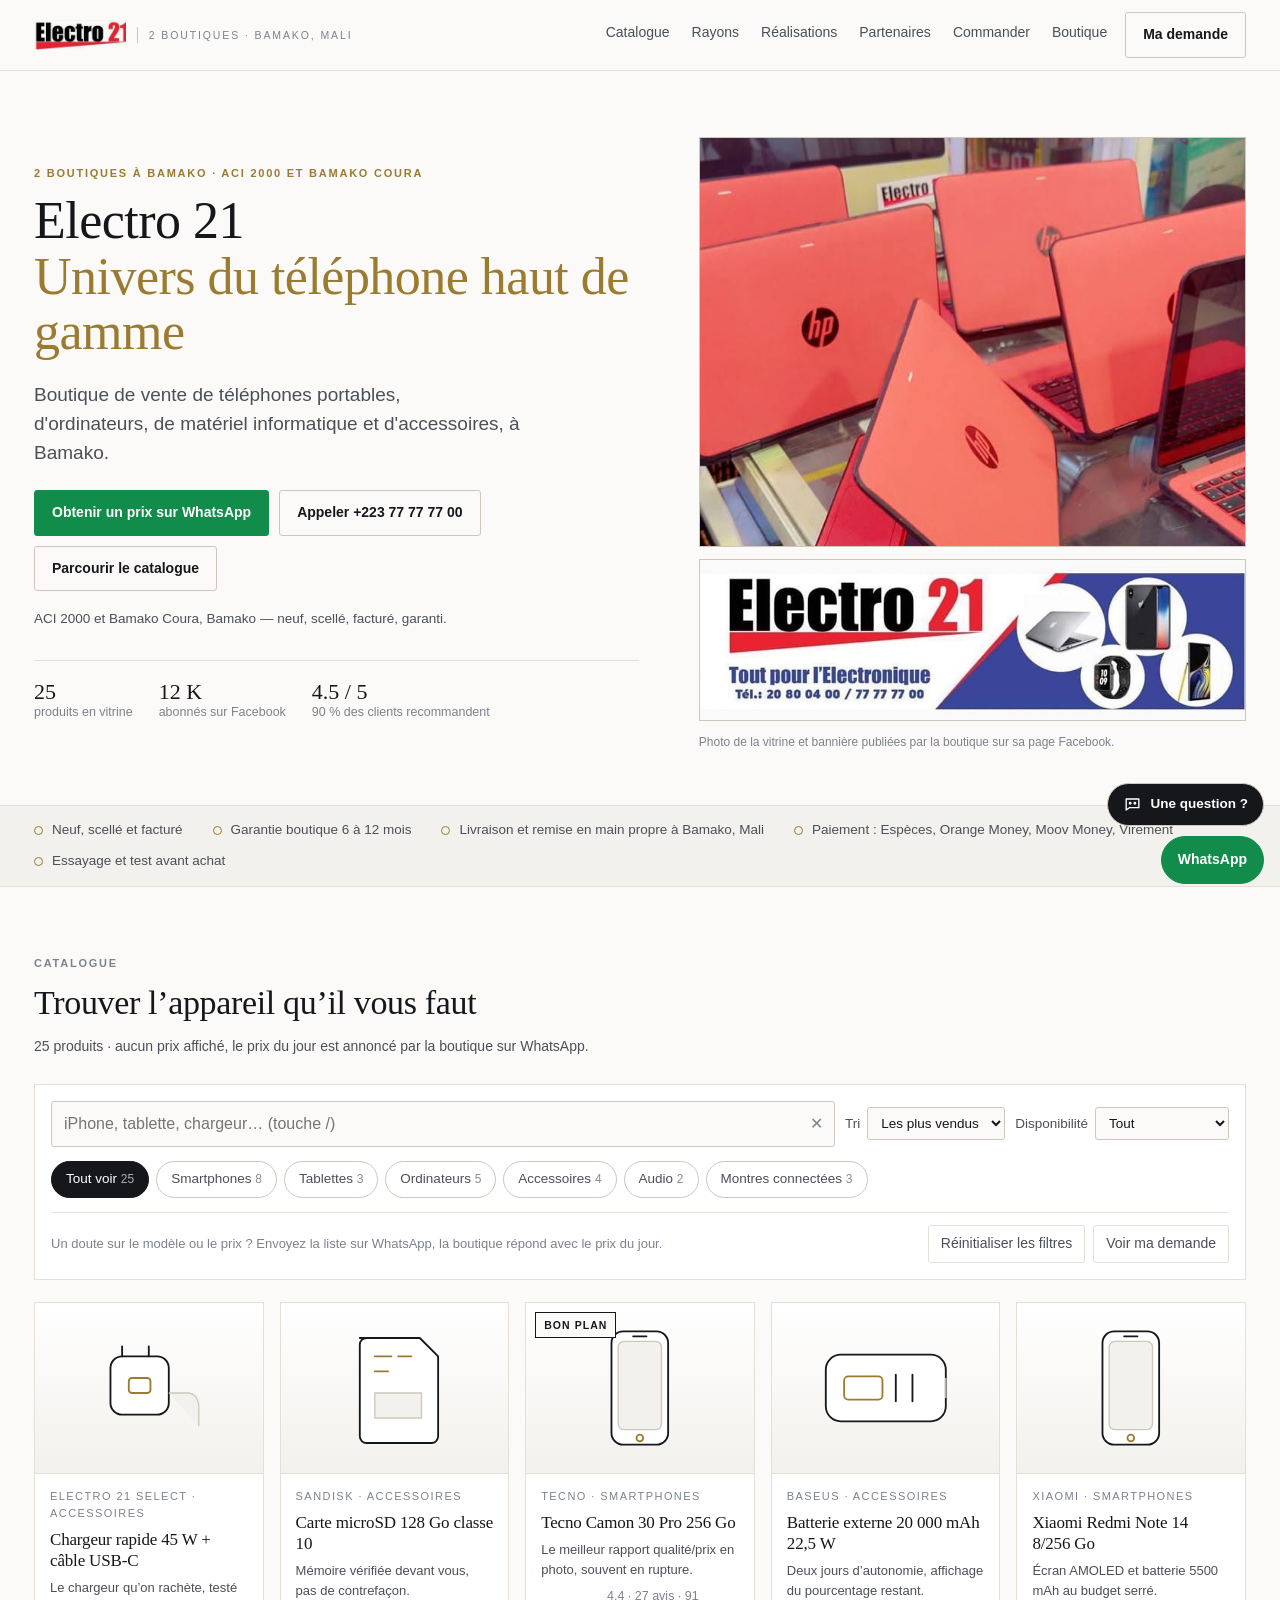
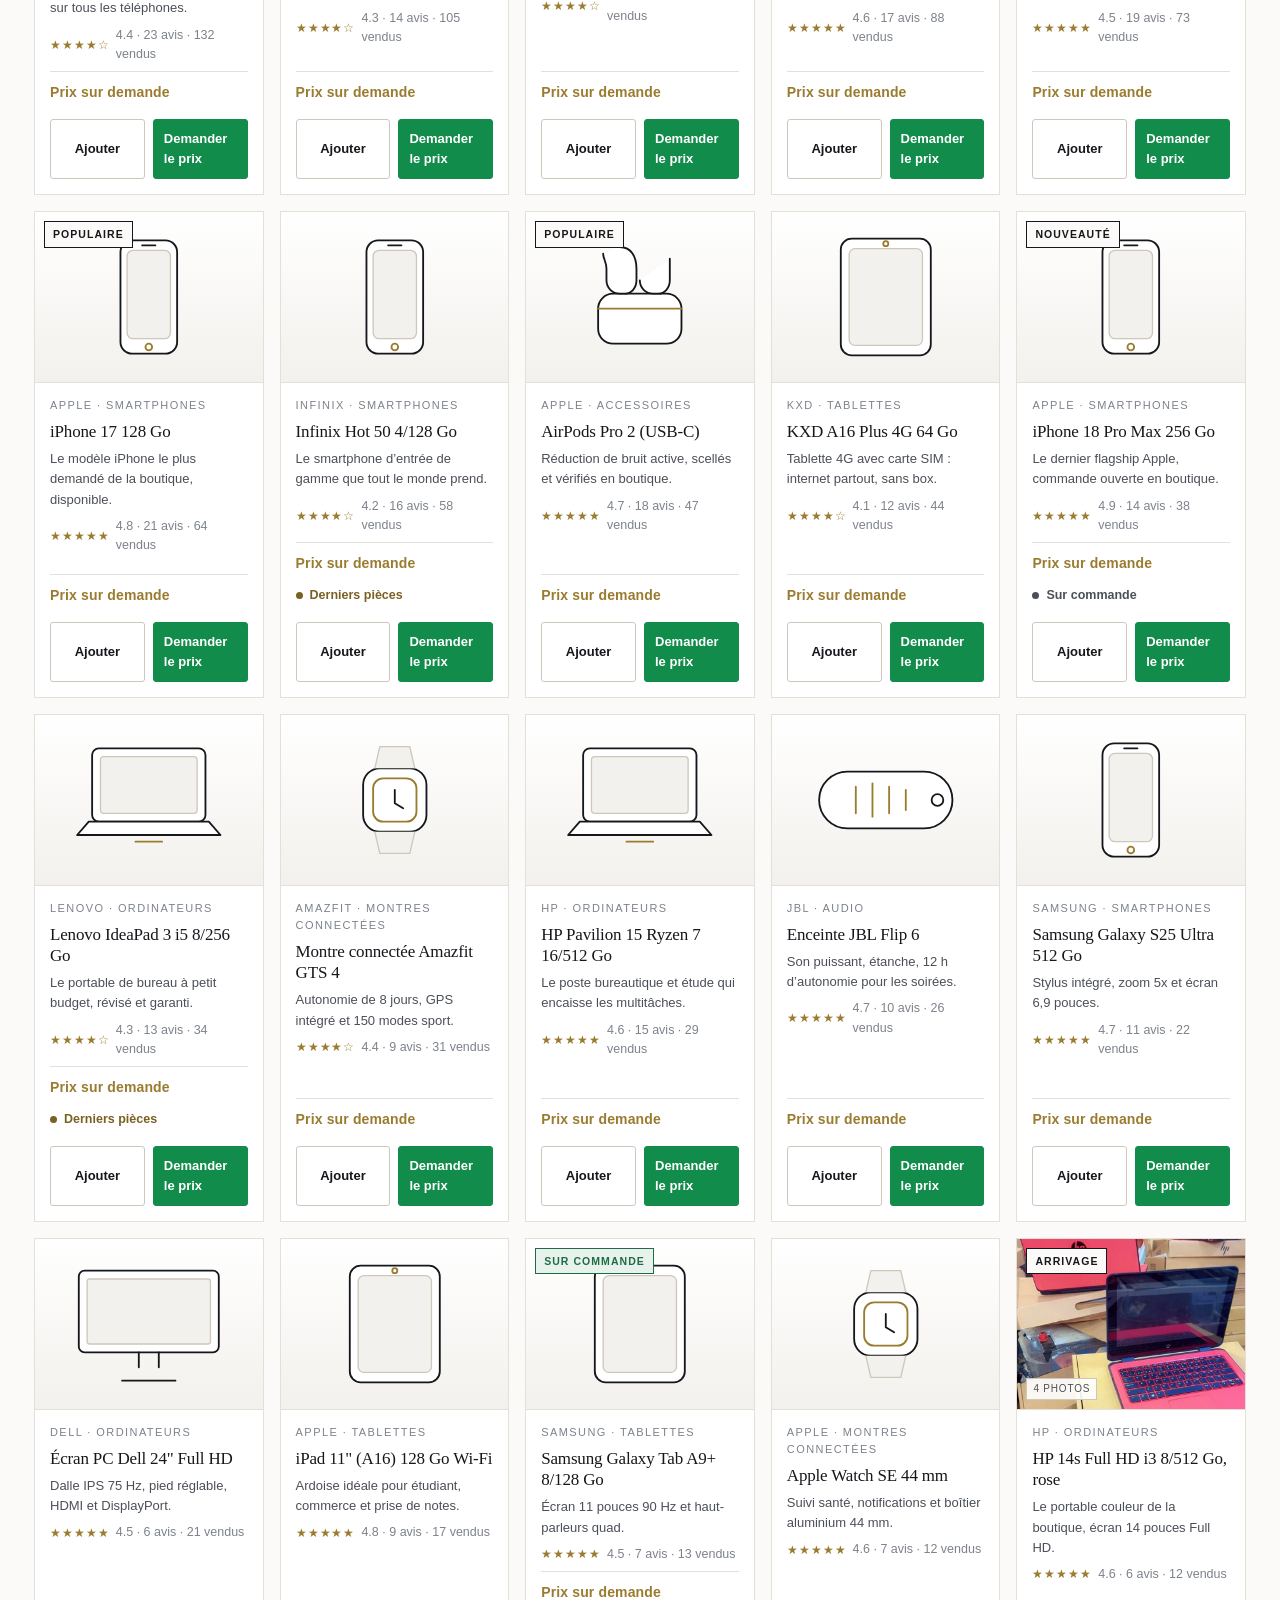
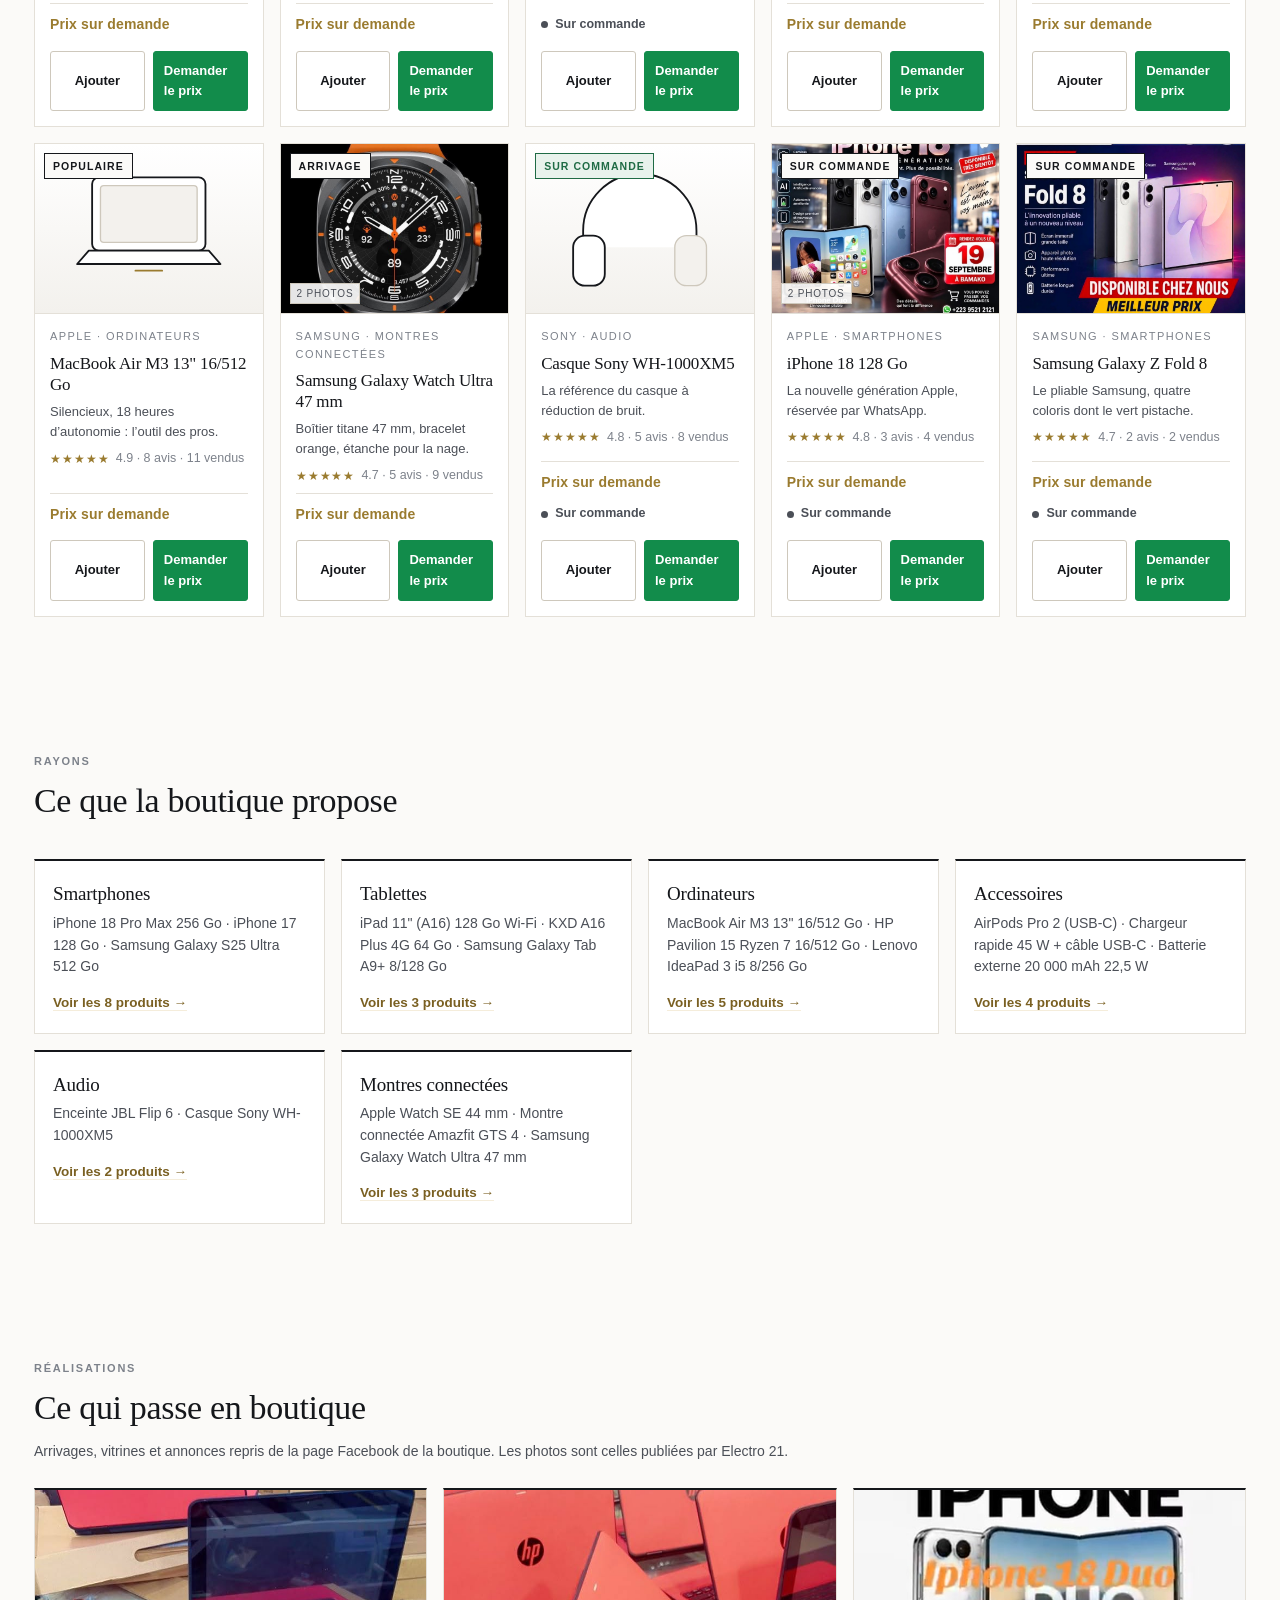
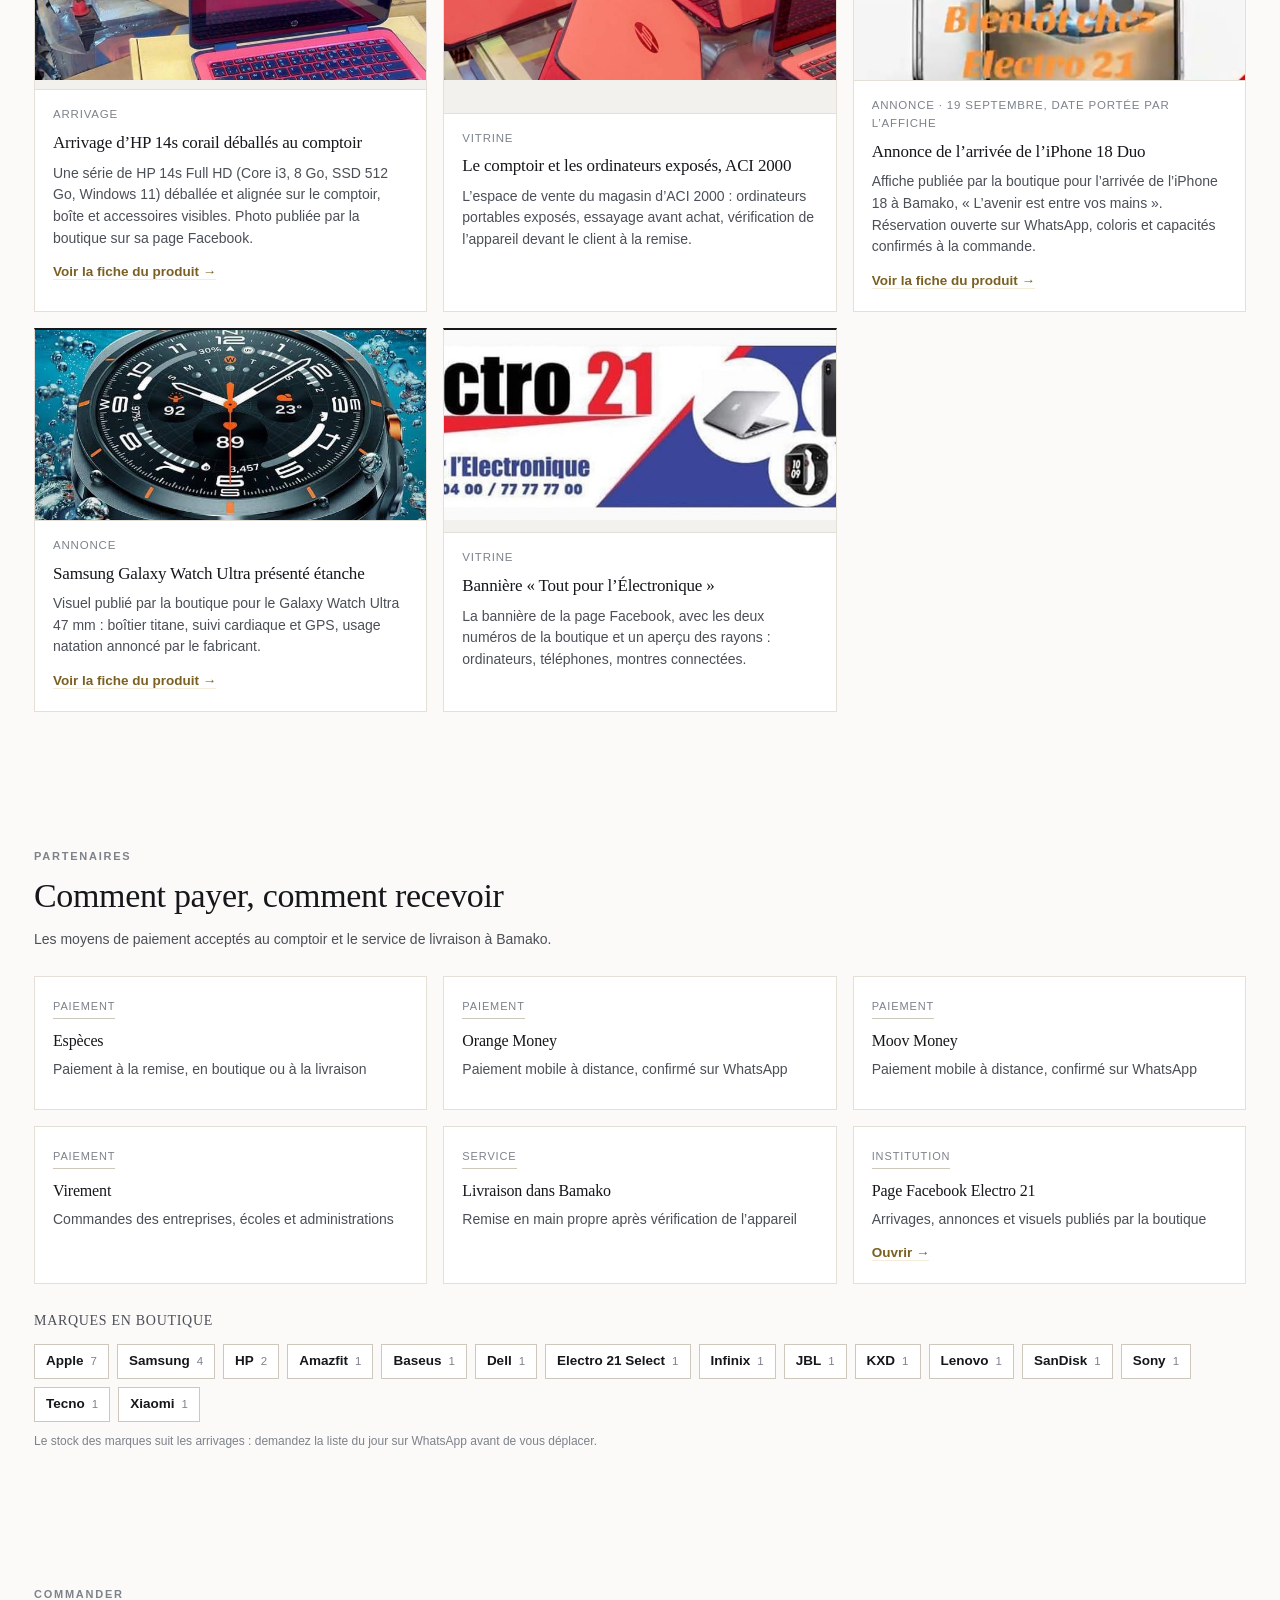
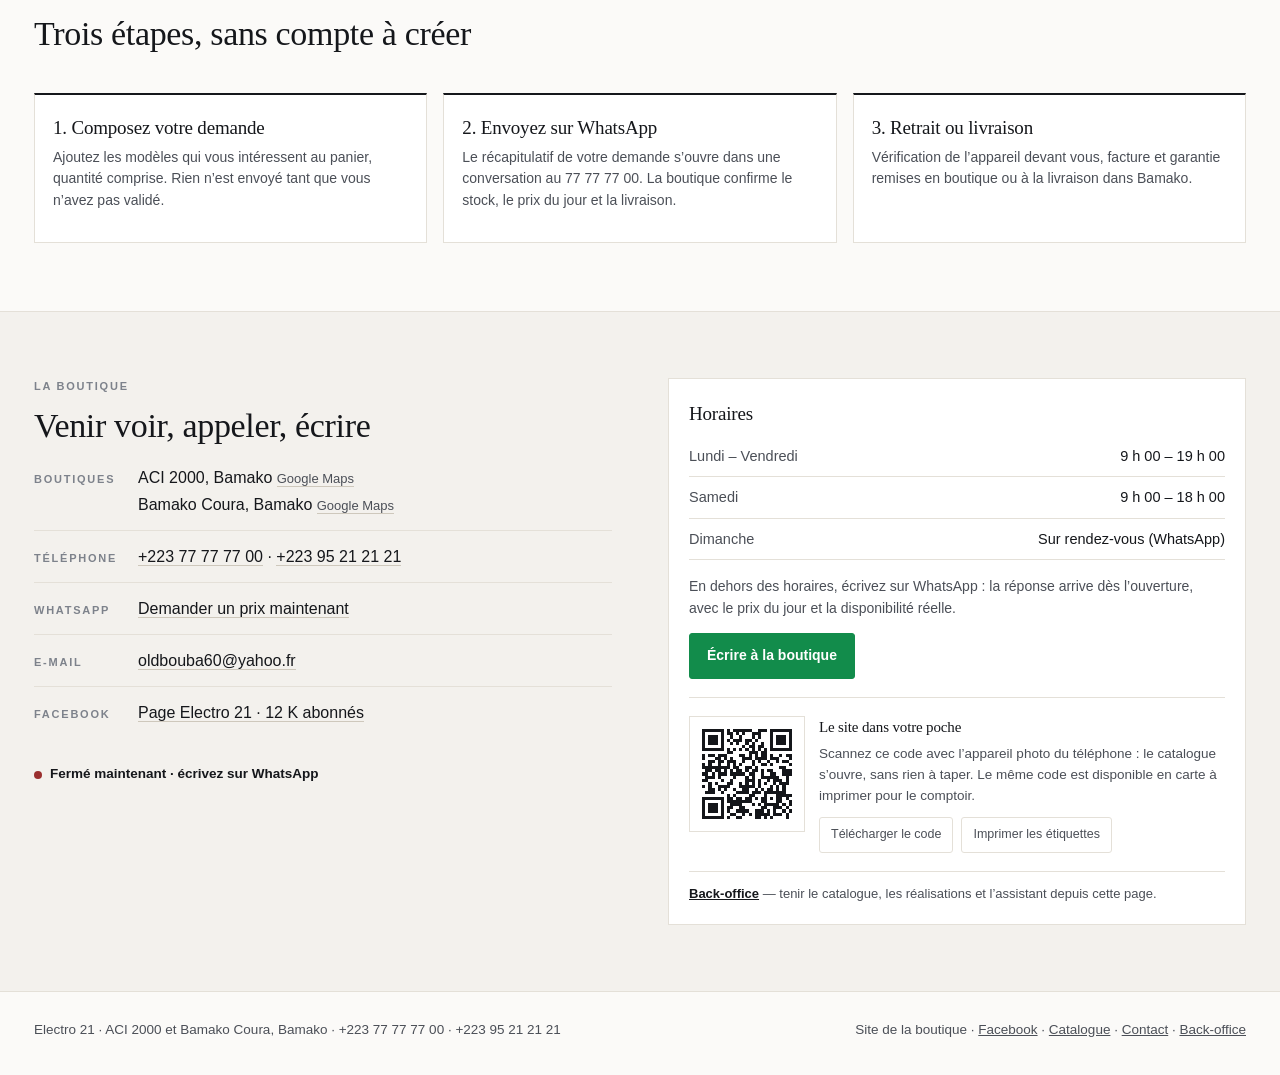
<file: index.html>
<!doctype html>
<html lang="fr">
  <head>
    <meta charset="utf-8" />
    <meta name="viewport" content="width=device-width, initial-scale=1, viewport-fit=cover" />
    <title>Electro 21 — Téléphones, ordinateurs et matériel informatique à Bamako</title>
    <meta
      name="description"
      content="Electro 21, boutique de téléphones portables, ordinateurs, tablettes et accessoires à Bamako, deux points de vente : ACI 2000 et Bamako Coura. Prix en boutique ou devis immédiat sur WhatsApp."
    />
    <meta name="theme-color" content="#15171B" />
    <meta name="mobile-web-app-capable" content="yes" />
    <meta name="apple-mobile-web-app-capable" content="yes" />
    <meta name="apple-mobile-web-app-status-bar-style" content="black-translucent" />
    <meta name="apple-mobile-web-app-title" content="Electro 21" />
    <meta name="format-detection" content="telephone=no" />
    <link rel="manifest" href="manifest.webmanifest" />
    <link rel="apple-touch-icon" href="assets/icones/apple-touch-icon.png" />
    <link rel="icon" type="image/png" sizes="32x32" href="assets/icones/favicon-32.png" />
    <link rel="icon" type="image/png" sizes="16x16" href="assets/icones/favicon-16.png" />
    <link rel="icon" type="image/png" sizes="192x192" href="assets/icones/icon-192.png" />
    <meta property="og:title" content="Electro 21 — Univers du téléphone haut de gamme à Bamako" />
    <meta property="og:description" content="Smartphones, tablettes, ordinateurs, audio et accessoires. Devis et commande en un message WhatsApp." />
    <!-- Adresse publique du site : elle sert aux partages et aux codes QR.
         À changer ici et dans boutique.urlSite (js/data.js) si le domaine bouge. -->
    <meta property="og:url" content="https://electro21.vercel.app/" />
    <meta property="og:image" content="https://electro21.vercel.app/assets/marque/partage-1200x630.jpg" />
    <meta property="og:image:width" content="1200" />
    <meta property="og:image:height" content="630" />
    <meta property="og:image:alt" content="Le comptoir de la boutique Electro 21 et son logo" />
    <meta property="og:type" content="website" />
    <link rel="stylesheet" href="css/style.css" />
  </head>
  <body>
    <a class="sur-mesure" href="#catalogue">Aller au catalogue</a>

    <header class="entete">
      <div class="entete__interieur">
        <a class="marque" href="#" aria-label="Electro 21, accueil">
          <img class="marque__logo" src="assets/marque/logo.png" alt="Electro 21" width="428" height="140" />
          <span class="marque__base" id="marque-base">2 boutiques · Bamako, Mali</span>
        </a>
        <nav class="nav" aria-label="Navigation principale">
          <a href="#catalogue">Catalogue</a>
          <a href="#rayons">Rayons</a>
          <a href="#realisations">Réalisations</a>
          <a href="#partenaires">Partenaires</a>
          <a href="#commander">Commander</a>
          <a href="#contact">Boutique</a>
        </nav>
        <button class="btn btn--secondaire panier-bouton" id="ouvrir-panier">
          Ma demande <span class="pastille" id="panier-count" hidden>0</span>
        </button>
      </div>
    </header>

    <main>
      <section class="herse">
        <div class="herse__interieur">
          <div>
            <p class="etiquette" id="hero-etiquette">2 boutiques à Bamako · ACI 2000 et Bamako Coura</p>
            <h1 id="hero-titre">Electro 21</h1>
            <p class="herse__soustitre" id="hero-texte">
              Boutique de vente de téléphones portables, d’ordinateurs, de matériel informatique et d’accessoires.
            </p>
            <div class="herse__actions">
              <a class="btn btn--wa" id="hero-wa" href="#">Obtenir un prix sur WhatsApp</a>
              <a class="btn btn--secondaire" id="hero-tel" href="#">Appeler la boutique</a>
              <a class="btn btn--secondaire" href="#catalogue" data-vue="catalogue">Parcourir le catalogue</a>
            </div>
            <p style="font-size: 13.5px; color: var(--encre-douce); margin-top: 18px">
              <span id="hero-adresse">ACI 2000 et Bamako Coura, Bamako</span> — neuf, scellé, facturé, garanti.
            </p>
            <div class="stats">
              <div>
                <div class="stat__valeur chiffres" id="stat-produits">21</div>
                <div class="stat__legende">produits en vitrine</div>
              </div>
              <div>
                <div class="stat__valeur chiffres" id="stat-followers">12 K</div>
                <div class="stat__legende">abonnés sur Facebook</div>
              </div>
              <div>
                <div class="stat__valeur chiffres" id="stat-note">4,5 / 5</div>
                <div class="stat__legende" id="stat-note-legende">90 % des clients recommandent</div>
              </div>
            </div>
          </div>
          <figure class="herse__photos">
            <div class="herse__cadre">
              <img
                class="herse__photo"
                src="assets/marque/vitrine.jpg"
                alt="Le comptoir de la boutique Electro 21, ordinateurs portables exposés"
                width="720"
                height="720"
              />
            </div>
            <img
              class="herse__couverture"
              src="assets/marque/couverture.jpg"
              alt="Bannière Electro 21 — Tout pour l'Électronique, tél. 20 80 04 00 / 77 77 77 00"
              width="922"
              height="270"
            />
            <figcaption>Photo de la vitrine et bannière publiées par la boutique sur sa page Facebook.</figcaption>
          </figure>
        </div>
      </section>

      <div class="garanties">
        <div class="garanties__interieur" id="garanties"></div>
      </div>

      <section class="section section--selection" id="selection">
        <div class="section__tete">
          <div>
            <p class="etiquette">Sélection</p>
            <h2>Les modèles du moment</h2>
          </div>
          <button class="btn btn--secondaire" data-vue="catalogue" type="button">Tout le catalogue</button>
        </div>
        <div class="grille" id="selection-grille"></div>
      </section>

      <section class="section" id="catalogue">
        <div class="section__tete">
          <div>
            <p class="etiquette">Catalogue</p>
            <h2>Trouver l’appareil qu’il vous faut</h2>
            <p style="font-size: 14px; color: var(--encre-douce); margin: 0">
              <span id="resultats" aria-live="polite">—</span><span id="regle-prix"></span>
            </p>
          </div>
        </div>

        <div class="outil">
          <div class="outil__rang">
            <div class="champ">
              <label class="sur-mesure" for="recherche">Rechercher un produit</label>
              <input id="recherche" type="search" placeholder="iPhone, tablette, chargeur… (touche /)" autocomplete="off" />
              <button class="champ__effacer" data-effacer type="button" aria-label="Effacer la recherche">✕</button>
            </div>
            <label class="choix">
              Tri
              <select id="tri">
                <option value="populaires">Les plus vendus</option>
                <option value="nouveaux">Nouveautés</option>
                <option value="prix_croissant">Prix croissant</option>
                <option value="prix_decroissant">Prix décroissant</option>
                <option value="note">Mieux notés</option>
              </select>
            </label>
            <label class="choix">
              Budget
              <select id="prixMax"></select>
            </label>
            <label class="choix">
              Disponibilité
              <select id="dispo">
                <option value="tous">Tout</option>
                <option value="en-stock">En stock</option>
                <option value="stock-faible">Derniers pièces</option>
                <option value="sur-commande">Sur commande</option>
              </select>
            </label>
          </div>
          <div class="categories" id="categories" role="group" aria-label="Filtrer par rayon"></div>
          <div class="outil__pied">
            <span>Un doute sur le modèle ou le prix ? Envoyez la liste sur WhatsApp, la boutique répond avec le prix du jour.</span>
            <span class="fondus">
              <button class="btn btn--fantome" data-reset type="button">Réinitialiser les filtres</button>
              <button class="btn btn--fantome" id="ouvrir-panier-2" type="button" data-panier>Voir ma demande</button>
            </span>
          </div>
        </div>

        <div class="grille" id="catalogue-grille"></div>
        <div class="vide" id="catalogue-vide" hidden>
          Aucun produit ne correspond à cette recherche.<br />
          Écrivez « <span id="vide-terme"></span> » à la boutique : elle vérifie le stock et l’arrivage.
          <div style="margin-top: 16px"><a class="btn btn--wa" id="vide-wa" href="#" target="_blank" rel="noopener">Demander à la boutique</a></div>
        </div>
      </section>

      <section class="section" id="rayons">
        <div class="section__tete">
          <div>
            <p class="etiquette">Rayons</p>
            <h2>Ce que la boutique propose</h2>
          </div>
        </div>
        <div class="rayons" id="rayons-grille"></div>
      </section>

      <section class="section" id="realisations">
        <div class="section__tete">
          <div>
            <p class="etiquette">Réalisations</p>
            <h2>Ce qui passe en boutique</h2>
            <p style="font-size: 14px; color: var(--encre-douce); margin: 0">
              Arrivages, vitrines et annonces repris de la page Facebook de la boutique. Les photos sont celles publiées par Electro 21.
            </p>
          </div>
        </div>
        <div class="realisations" id="realisations-grille"></div>
        <p class="note-envoi" id="realisations-note" hidden>Aucune réalisation publiée pour le moment.</p>
      </section>

      <section class="section" id="partenaires">
        <div class="section__tete">
          <div>
            <p class="etiquette">Partenaires</p>
            <h2>Comment payer, comment recevoir</h2>
            <p style="font-size: 14px; color: var(--encre-douce); margin: 0">
              Les moyens de paiement acceptés au comptoir et le service de livraison à Bamako.
            </p>
          </div>
        </div>
        <div class="partenaires" id="partenaires-grille"></div>
        <h3 class="marques-titre">Marques en boutique</h3>
        <div class="marques" id="marques-liste"></div>
        <p class="note-envoi">Le stock des marques suit les arrivages : demandez la liste du jour sur WhatsApp avant de vous déplacer.</p>
      </section>

      <section class="section" id="commander">
        <div class="section__tete">
          <div>
            <p class="etiquette">Commander</p>
            <h2>Trois étapes, sans compte à créer</h2>
          </div>
        </div>
        <div class="rayons">
          <div class="rayon">
            <h3>1. Composez votre demande</h3>
            <p>Ajoutez les modèles qui vous intéressent au panier, quantité comprise. Rien n’est envoyé tant que vous n’avez pas validé.</p>
          </div>
          <div class="rayon">
            <h3>2. Envoyez sur WhatsApp</h3>
            <p>Le récapitulatif de votre demande s’ouvre dans une conversation au 77 77 77 00. La boutique confirme le stock, le prix du jour et la livraison.</p>
          </div>
          <div class="rayon">
            <h3>3. Retrait ou livraison</h3>
            <p>Vérification de l’appareil devant vous, facture et garantie remises en boutique ou à la livraison dans Bamako.</p>
          </div>
        </div>
      </section>

      <section class="contact" id="contact">
        <div class="contact__interieur">
          <div>
            <p class="etiquette">La boutique</p>
            <h2>Venir voir, appeler, écrire</h2>
            <div class="coordonnees">
              <div class="coordonnee">
                <span class="etiquette" id="contact-adresse-etiquette">Boutiques</span>
                <span id="contact-adresses">
                  <span class="boutique-ligne">ACI 2000, Bamako <a href="https://maps.google.com/?q=Electro+21+ACI+2000+Bamako" target="_blank" rel="noopener">Google Maps</a></span>
                  <span class="boutique-ligne">Bamako Coura, Bamako <a href="https://maps.google.com/?q=Electro+21+Bamako+Coura+Bamako" target="_blank" rel="noopener">Google Maps</a></span>
                </span>
              </div>
              <div class="coordonnee">
                <span class="etiquette">Téléphone</span>
                <span id="contact-tel"></span>
              </div>
              <div class="coordonnee">
                <span class="etiquette">WhatsApp</span>
                <span><a id="contact-wa" href="#" target="_blank" rel="noopener">Demander un prix maintenant</a></span>
              </div>
              <div class="coordonnee">
                <span class="etiquette">E-mail</span>
                <span><a id="contact-mail" href="#">oldbouba60@yahoo.fr</a></span>
              </div>
              <div class="coordonnee">
                <span class="etiquette">Facebook</span>
                <span><a id="contact-fb" href="#" target="_blank" rel="noopener">Page Electro 21 · 12 K abonnés</a></span>
              </div>
            </div>
            <p><span class="ouvert-ferme" id="ouvert">Ouvert</span></p>
          </div>
          <div class="carte-ouverte">
            <h3>Horaires</h3>
            <table class="horaires" id="horaires"></table>
            <p style="font-size: 14px; color: var(--encre-douce); margin-top: 16px">
              En dehors des horaires, écrivez sur WhatsApp : la réponse arrive dès l’ouverture, avec le prix du jour et la disponibilité réelle.
            </p>
            <a class="btn btn--wa" id="contact-wa-2" href="#" target="_blank" rel="noopener" data-contact-wa>Écrire à la boutique</a>
            <div class="qrcode">
              <div class="qrcode__image" id="qr-site" aria-hidden="true"></div>
              <div class="qrcode__texte">
                <h3>Le site dans votre poche</h3>
                <p>Scannez ce code avec l’appareil photo du téléphone : le catalogue s’ouvre, sans rien à taper. Le même code est disponible en carte à imprimer pour le comptoir.</p>
                <div class="qrcode__actions">
                  <a class="btn btn--fantome" id="qr-site-telecharger" href="#" download="electro21-qr-site.svg">Télécharger le code</a>
                  <a class="btn btn--fantome" href="etiquettes.html">Imprimer les étiquettes</a>
                </div>
              </div>
            </div>
            <p class="lien-vendeur">
              <a href="admin.html">Back-office</a> — tenir le catalogue, les réalisations et l’assistant depuis cette page.
            </p>
          </div>
        </div>
      </section>
    </main>

    <footer class="pied">
      <div class="pied__interieur">
        <span id="pied-mention">Electro 21 · ACI 2000 et Bamako Coura, Bamako</span>
        <span>
          Site de la boutique · <a id="pied-fb" href="#" target="_blank" rel="noopener">Facebook</a> ·
          <a href="#catalogue">Catalogue</a> · <a href="#contact">Contact</a> · <a href="admin.html">Back-office</a>
        </span>
      </div>
    </footer>

    <div class="installer" id="installer" hidden>
      <div class="installer__texte">
        <strong>Installer Electro 21</strong>
        <span id="installer-consigne">Accès depuis l’écran d’accueil, catalogue consultable hors connexion.</span>
      </div>
      <button class="btn" id="installer-btn" hidden>Installer</button>
      <button class="fermer" id="installer-fermer" aria-label="Fermer ce message">✕</button>
    </div>

    <nav class="onglets" id="onglets" aria-label="Navigation de l’application">
      <button class="onglet" data-vue="accueil" type="button" aria-current="page">
        <svg viewBox="0 0 24 24" aria-hidden="true"><path d="M3 10.5 12 3l9 7.5V20a1 1 0 0 1-1 1h-5v-6H9v6H4a1 1 0 0 1-1-1z" /></svg>
        <span>Accueil</span>
      </button>
      <button class="onglet" data-vue="catalogue" type="button">
        <svg viewBox="0 0 24 24" aria-hidden="true"><rect x="3" y="3" width="7.5" height="7.5" rx="1.2" /><rect x="13.5" y="3" width="7.5" height="7.5" rx="1.2" /><rect x="3" y="13.5" width="7.5" height="7.5" rx="1.2" /><rect x="13.5" y="13.5" width="7.5" height="7.5" rx="1.2" /></svg>
        <span>Catalogue</span>
      </button>
      <button class="onglet" data-vue="rayons" type="button">
        <svg viewBox="0 0 24 24" aria-hidden="true"><path d="M4 6h16M4 12h16M4 18h10" /></svg>
        <span>Rayons</span>
      </button>
      <button class="onglet" data-vue="demande" type="button">
        <svg viewBox="0 0 24 24" aria-hidden="true"><path d="M6 3h12v18l-3-2-3 2-3-2-3 2z" /><path d="M9 8h6M9 12h6" /></svg>
        <span>Ma demande</span>
        <span class="pastille" id="onglet-count" hidden>0</span>
      </button>
    </nav>

    <a class="btn btn--wa flottant" id="flottant-wa" href="#" target="_blank" rel="noopener" aria-label="Écrire à la boutique sur WhatsApp"
      ><svg class="flottant__icone" viewBox="0 0 24 24" aria-hidden="true">
        <path d="M12 3.4c-4.5 0-8.2 3.4-8.2 7.6 0 2 .8 3.7 2.1 5.1L4.9 19l3-1.1c1.2.5 2.5.7 3.8.7 4.5 0 8.2-3.4 8.2-7.6S16.5 3.4 12 3.4z" />
        <path d="M9.7 9.2c-.2 1.4 1 3 2.3 3.9.9.7 2 .9 2.6.4l.5-.6-1.5-1.3-.7.5c-.6-.3-1.1-.9-1.4-1.5l.5-.7z" />
      </svg><span>WhatsApp</span></a
    >

    <div class="voile" id="voile"></div>

    <aside class="tiroir" id="tiroir" aria-hidden="true" aria-labelledby="tiroir-titre" role="dialog">
      <div class="tiroir__tete">
        <h2 id="tiroir-titre">Ma demande de prix</h2>
        <span id="panier-total-libelle" style="font-size: 13px; color: var(--encre-pale)">0 article</span>
        <button class="fermer" id="fermer-tiroir" aria-label="Fermer le panier">✕</button>
      </div>
      <div class="tiroir__corps" id="panier-lignes"></div>
      <div class="tiroir__pied">
        <div class="total-ligne"><span>Total indicatif</span><strong class="chiffres" id="panier-total">Prix sur demande</strong></div>
        <label class="sur-mesure" for="nom">Votre nom</label>
        <input class="champ-texte" id="nom" placeholder="Votre nom (facultatif)" autocomplete="name" />
        <label class="sur-mesure" for="quartier">Votre quartier</label>
        <input class="champ-texte" id="quartier" placeholder="Votre quartier à Bamako (pour la livraison)" autocomplete="off" />
        <label class="sur-mesure" for="message">Précision</label>
        <textarea class="champ-texte" id="message" rows="2" placeholder="Précision : couleur, capacité, date souhaitée…"></textarea>
        <button class="btn btn--wa btn--plein" id="envoyer-devis">Envoyer la demande sur WhatsApp</button>
        <button class="btn btn--fantome btn--plein" id="vider-panier" style="margin-top: 8px">Vider la demande</button>
        <p class="note-envoi" id="envoi-note"></p>
      </div>
    </aside>

    <div class="voile" id="voile-fiche"></div>
    <div class="boite" id="fiche" hidden role="dialog" aria-modal="true" aria-label="Fiche produit">
      <div class="boite__carte" id="fiche-contenu"></div>
    </div>

    <script src="js/data.js"></script>
    <script src="js/visuels.js"></script>
    <script src="js/qr.js"></script>
    <script src="js/app.js"></script>
    <script src="js/chatbot.js"></script>
  </body>
</html>
</file>
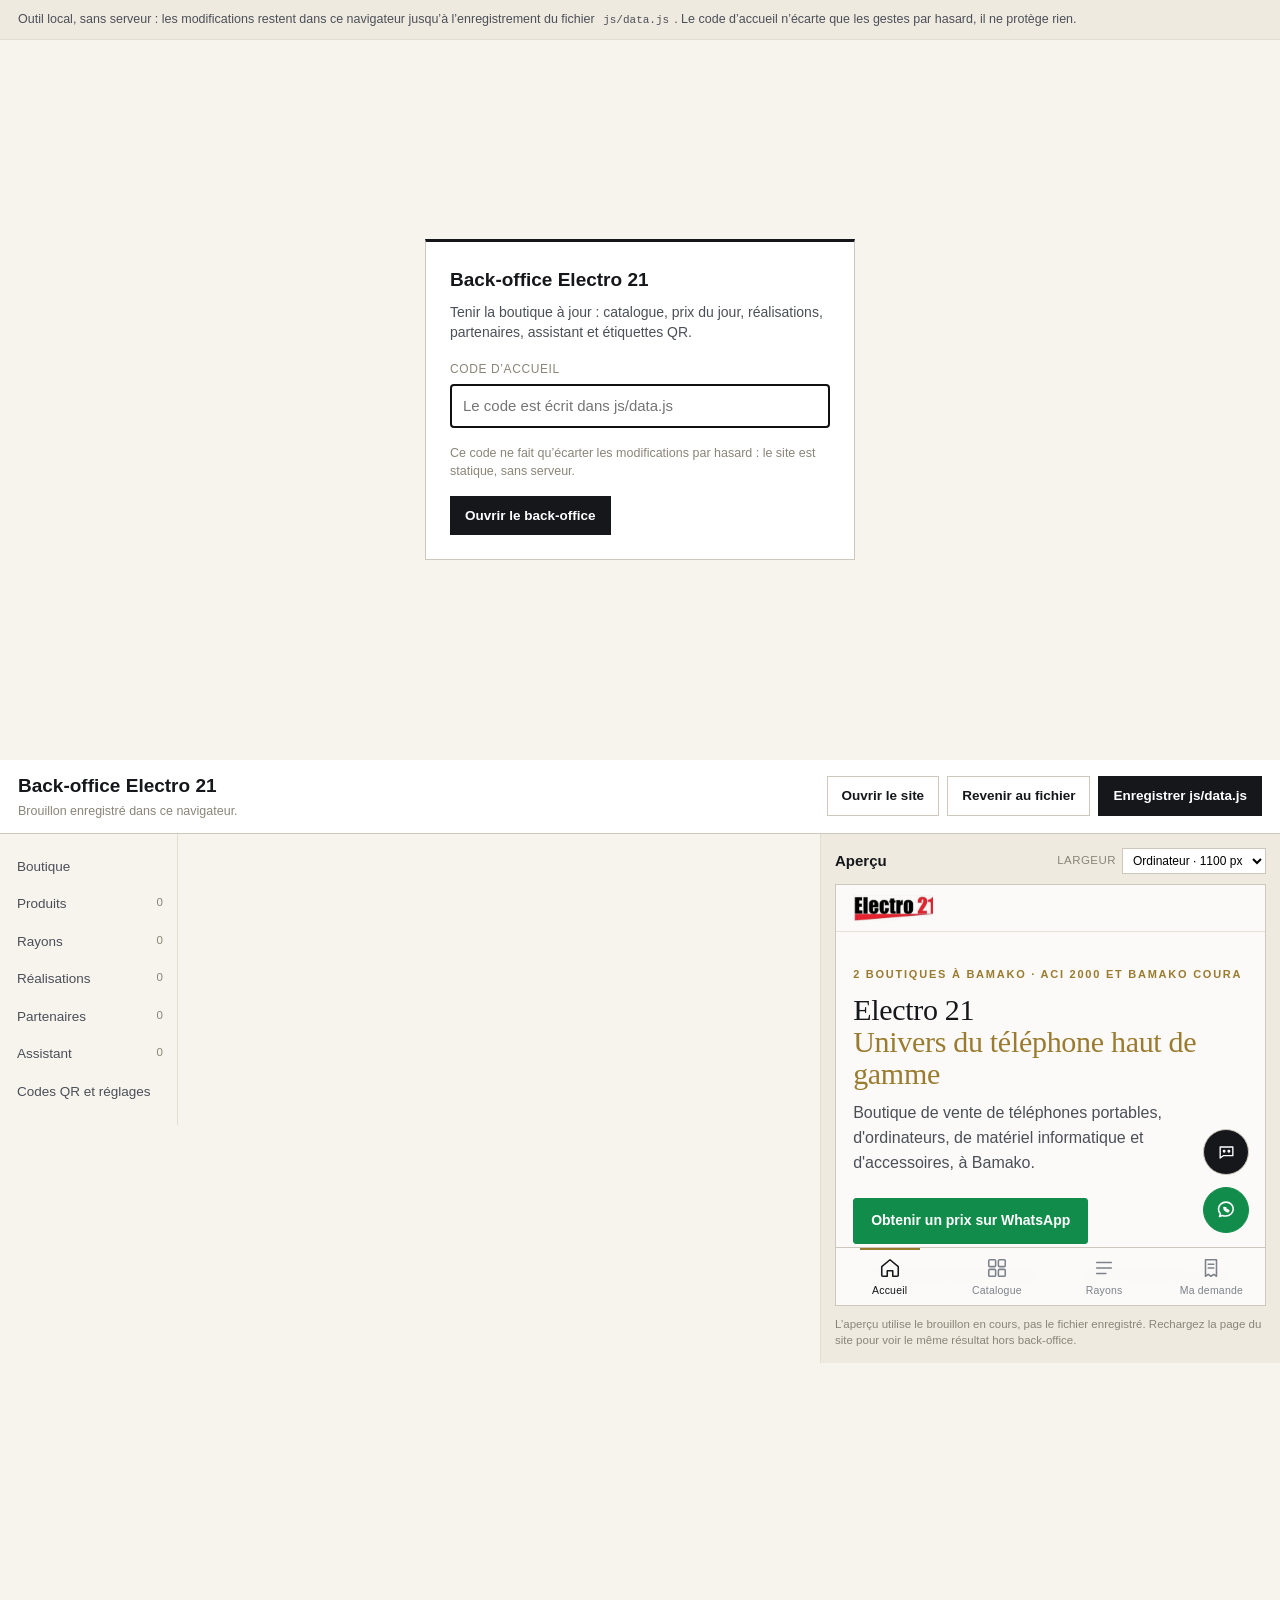
<file: admin.html>
<!doctype html>
<html lang="fr">
  <head>
    <meta charset="utf-8" />
    <meta name="viewport" content="width=device-width, initial-scale=1" />
    <title>Back-office — Electro 21</title>
    <meta name="description" content="Modification locale des données de la boutique : coordonnées, catalogue, réalisations, partenaires, assistant et codes QR." />
    <meta name="robots" content="noindex" />
    <link rel="stylesheet" href="css/admin.css" />
  </head>
  <body>
    <p class="avertissement-general">
      Outil local, sans serveur : les modifications restent dans ce navigateur jusqu’à l’enregistrement du fichier
      <code>js/data.js</code>. Le code d’accueil n’écarte que les gestes par hasard, il ne protège rien.
    </p>

    <section class="porte" id="porte">
      <div class="porte__carte">
        <h1>Back-office Electro 21</h1>
        <p>Tenir la boutique à jour : catalogue, prix du jour, réalisations, partenaires, assistant et étiquettes QR.</p>
        <label for="code">Code d’accueil</label>
        <input id="code" type="password" autocomplete="off" spellcheck="false" placeholder="Le code est écrit dans js/data.js" />
        <p class="porte__aide" id="porte-aide"></p>
        <button class="bouton bouton--principal" id="entrer" type="button">Ouvrir le back-office</button>
        <p class="porte__refus" id="porte-refus" hidden>Le code ne correspond pas. Il se lit à la rubrique <code>admin.code</code> de <code>js/data.js</code>.</p>
      </div>
    </section>

    <div class="coquille" id="coquille" hidden>
      <header class="coquille__tete">
        <div>
          <h1>Back-office <span id="tete-nom">Electro 21</span></h1>
          <p id="tete-etat">Brouillon enregistré dans ce navigateur.</p>
        </div>
        <div class="coquille__actions">
          <button class="bouton" id="voir-site" type="button">Ouvrir le site</button>
          <button class="bouton" id="recharger" type="button">Revenir au fichier</button>
          <button class="bouton bouton--principal" id="telecharger" type="button">Enregistrer js/data.js</button>
        </div>
      </header>

      <div class="corps">
        <nav class="rubriques" aria-label="Rubriques du back-office">
          <button class="rubrique" type="button" data-rubrique="boutique">Boutique</button>
          <button class="rubrique" type="button" data-rubrique="produits">Produits <span class="compteur" id="nb-produits">0</span></button>
          <button class="rubrique" type="button" data-rubrique="categories">Rayons <span class="compteur" id="nb-categories">0</span></button>
          <button class="rubrique" type="button" data-rubrique="realisations">Réalisations <span class="compteur" id="nb-realisations">0</span></button>
          <button class="rubrique" type="button" data-rubrique="partenaires">Partenaires <span class="compteur" id="nb-partenaires">0</span></button>
          <button class="rubrique" type="button" data-rubrique="assistant">Assistant <span class="compteur" id="nb-questions">0</span></button>
          <button class="rubrique" type="button" data-rubrique="reglages">Codes QR et réglages</button>
        </nav>

        <main class="edition">
          <div id="formulaire"></div>
        </main>

        <aside class="apercu">
          <div class="apercu__tete">
            <h2>Aperçu</h2>
            <label class="taille">
              Largeur
              <select id="apercu-largeur">
                <option value="390">Téléphone · 390 px</option>
                <option value="768">Tablette · 768 px</option>
                <option value="1100" selected>Ordinateur · 1100 px</option>
              </select>
            </label>
          </div>
          <div class="apercu__cadre" id="apercu-cadre">
            <iframe id="apercu-if" title="Aperçu du site" src="index.html?apercu=1"></iframe>
          </div>
          <p class="apercu__note">L’aperçu utilise le brouillon en cours, pas le fichier enregistré. Rechargez la page du site pour voir le même résultat hors back-office.</p>
        </aside>
      </div>
    </div>

    <script src="js/data.js"></script>
    <script src="js/qr.js"></script>
    <script src="js/admin.js"></script>
  </body>
</html>
</file>
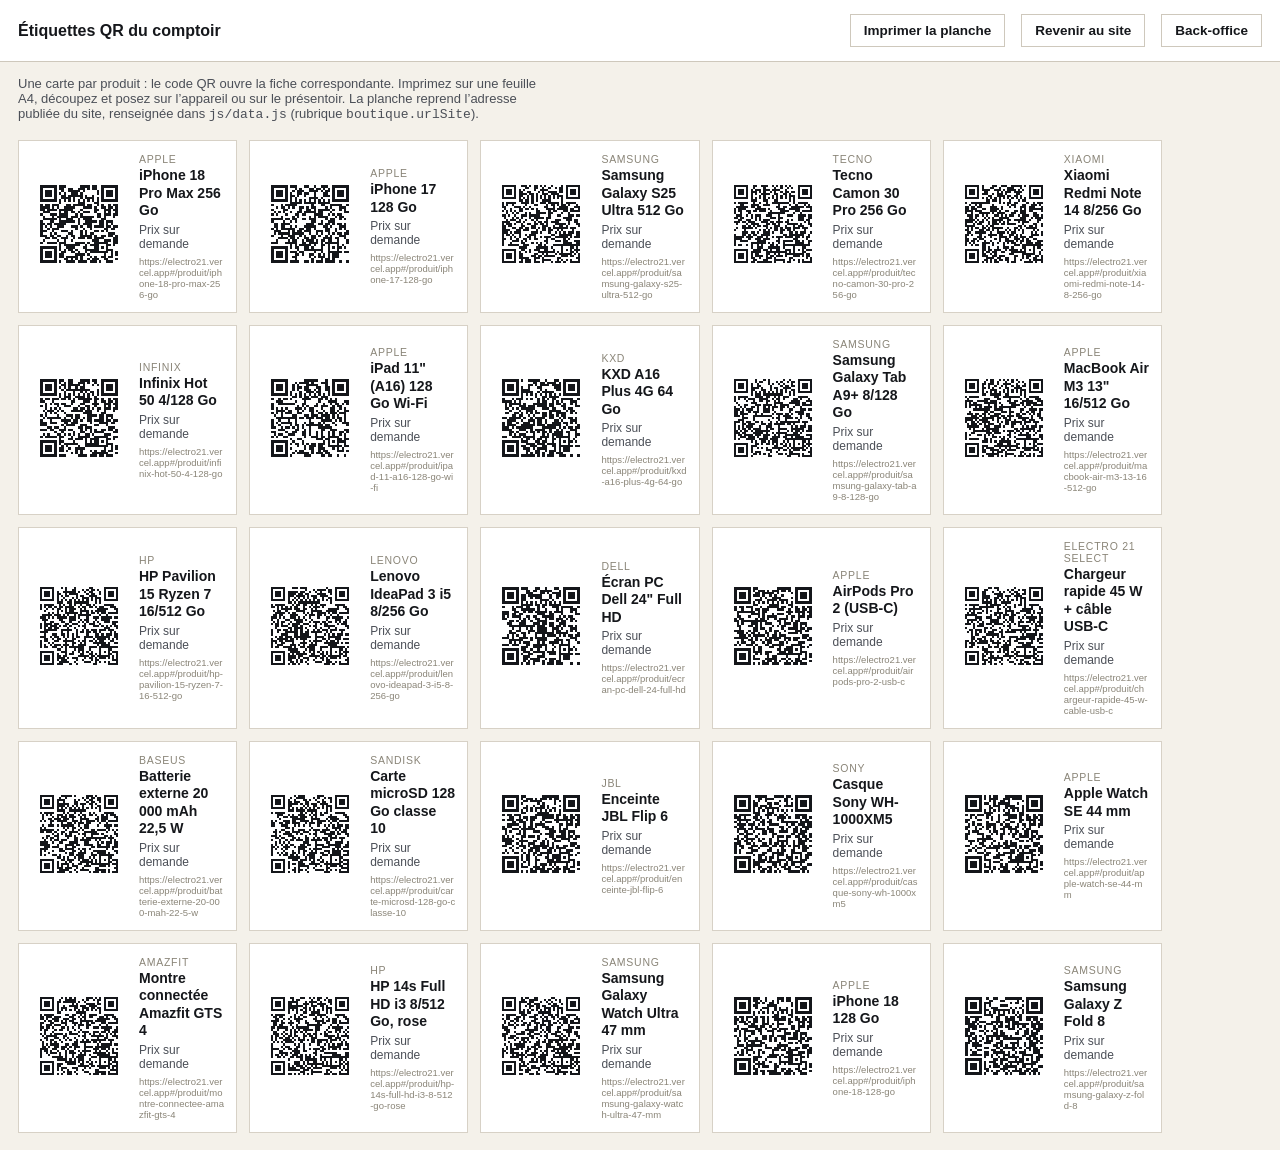
<file: etiquettes.html>
<!doctype html>
<html lang="fr">
  <head>
    <meta charset="utf-8" />
    <meta name="viewport" content="width=device-width, initial-scale=1" />
    <title>Étiquettes QR — Electro 21</title>
    <meta name="description" content="Planche d’étiquettes à imprimer pour le comptoir : une carte par produit, avec le code QR de sa fiche." />
    <meta name="robots" content="noindex" />
    <style>
      /* Feuille autonome : l'impression ne doit rien devoir au site ni à Internet.
         Seules les polices système, aucune image externe, aucun stylesheet partagé. */
      * {
        box-sizing: border-box;
      }
      body {
        margin: 0;
        font-family: -apple-system, 'Segoe UI', Roboto, Helvetica, Arial, sans-serif;
        color: #15171b;
        background: #f4f1ea;
      }
      .barre {
        display: flex;
        flex-wrap: wrap;
        gap: 10px 16px;
        align-items: center;
        padding: 14px 18px;
        background: #fff;
        border-bottom: 1px solid #cec8bc;
        position: sticky;
        top: 0;
        z-index: 2;
      }
      .barre h1 {
        font-size: 16px;
        margin: 0 auto 0 0;
      }
      .barre a,
      .barre button {
        font: inherit;
        font-size: 13.5px;
        font-weight: 600;
        color: #15171b;
        background: #fff;
        border: 1px solid #cec8bc;
        padding: 8px 13px;
        cursor: pointer;
        text-decoration: none;
      }
      .barre button:hover,
      .barre a:hover {
        border-color: #15171b;
      }
      .avertissement {
        margin: 14px 18px 0;
        font-size: 13px;
        color: #4b4f57;
        max-width: 74ch;
      }
      .planche {
        display: grid;
        grid-template-columns: repeat(auto-fill, minmax(216px, 1fr));
        gap: 12px;
        padding: 18px;
        max-width: 1180px;
      }
      .etiquette {
        display: grid;
        grid-template-columns: 96px minmax(0, 1fr);
        gap: 12px;
        align-items: center;
        background: #fff;
        border: 1px solid #d7d1c6;
        padding: 12px;
        break-inside: avoid;
      }
      .etiquette svg {
        width: 96px;
        height: 96px;
      }
      .etiquette__marque {
        font-size: 10.5px;
        letter-spacing: 0.07em;
        text-transform: uppercase;
        color: #8a8578;
      }
      .etiquette__nom {
        font-size: 14px;
        font-weight: 700;
        margin: 2px 0 3px;
        line-height: 1.25;
      }
      .etiquette__prix {
        font-size: 12px;
        color: #4b4f57;
      }
      .etiquette__note {
        font-size: 9.5px;
        color: #8a8578;
        margin-top: 5px;
        word-break: break-all;
      }
      @media print {
        body {
          background: #fff;
        }
        .barre,
        .avertissement {
          display: none;
        }
        .planche {
          gap: 6mm;
          padding: 0;
          max-width: none;
          grid-template-columns: repeat(3, 1fr);
        }
        .etiquette {
          border-color: #b9b3a7;
        }
      }
    </style>
  </head>
  <body>
    <div class="barre">
      <h1>Étiquettes QR du comptoir</h1>
      <button id="imprimer" type="button">Imprimer la planche</button>
      <a href="index.html">Revenir au site</a>
      <a href="admin.html">Back-office</a>
    </div>
    <p class="avertissement" id="consigne">
      Une carte par produit : le code QR ouvre la fiche correspondante. Imprimez sur une feuille A4, découpez et posez sur l’appareil ou sur le présentoir.
      La planche reprend l’adresse publiée du site, renseignée dans <code>js/data.js</code> (rubrique <code>boutique.urlSite</code>).
    </p>
    <div class="planche" id="planche"></div>

    <script src="js/data.js"></script>
    <script src="js/qr.js"></script>
    <script>
      /* La planche se construit depuis js/data.js : elle suit donc le back-office
         et le catalogue sans autre saisie. */
      (function () {
        const D = window.ELECTRO21;
        const B = D.boutique;
        const hote = document.getElementById('planche');
        const consigne = document.getElementById('consigne');

        function echapper(txt) {
          return String(txt).replace(/[&<>"']/g, (c) => ({ '&': '&amp;', '<': '&lt;', '>': '&gt;', '"': '&quot;', "'": '&#39;' })[c]);
        }
        function sansAccent(txt) {
          return String(txt)
            .toLowerCase()
            .normalize('NFD')
            .replace(/\p{Diacritic}/gu, '')
            .replace(/[^a-z0-9]+/g, ' ')
            .trim()
            .replace(/ /g, '-');
        }

        let base = B.urlSite ? String(B.urlSite).replace(/\/+$/, '') : '';
        if (!base && location.protocol.indexOf('http') === 0) base = location.origin + location.pathname.replace(/[^/]*$/, '');
        if (!base) {
          consigne.textContent =
            'Aucune adresse publiée : le site est ouvert en local. Renseignez boutique.urlSite dans js/data.js (ou le back-office) pour des étiquettes scannables hors de la boutique.';
        }

        hote.innerHTML = D.produits
          .map((p) => {
            const slug = p.slug || sansAccent(p.nom);
            const url = base ? base + '#/produit/' + slug : '';
            const code = url ? window.QR.svg(url, { taille: 96, titre: 'QR de la fiche ' + p.nom }) : '<p class="etiquette__note">Adresse du site manquante</p>';
            return (
              '<div class="etiquette">' +
              '<div>' + code + '</div>' +
              '<div><div class="etiquette__marque">' + echapper(p.marque) + '</div>' +
              '<div class="etiquette__nom">' + echapper(p.nom) + '</div>' +
              '<div class="etiquette__prix">' + (typeof p.prix === 'number' ? echapper(p.prix + ' ' + B.devise) : 'Prix sur demande') + '</div>' +
              '<div class="etiquette__note">' + echapper(url || '') + '</div>' +
              '</div></div>'
            );
          })
          .join('');

        document.getElementById('imprimer').addEventListener('click', () => window.print());
        document.title = 'Étiquettes QR — ' + B.nom;
      })();
    </script>
  </body>
</html>
</file>
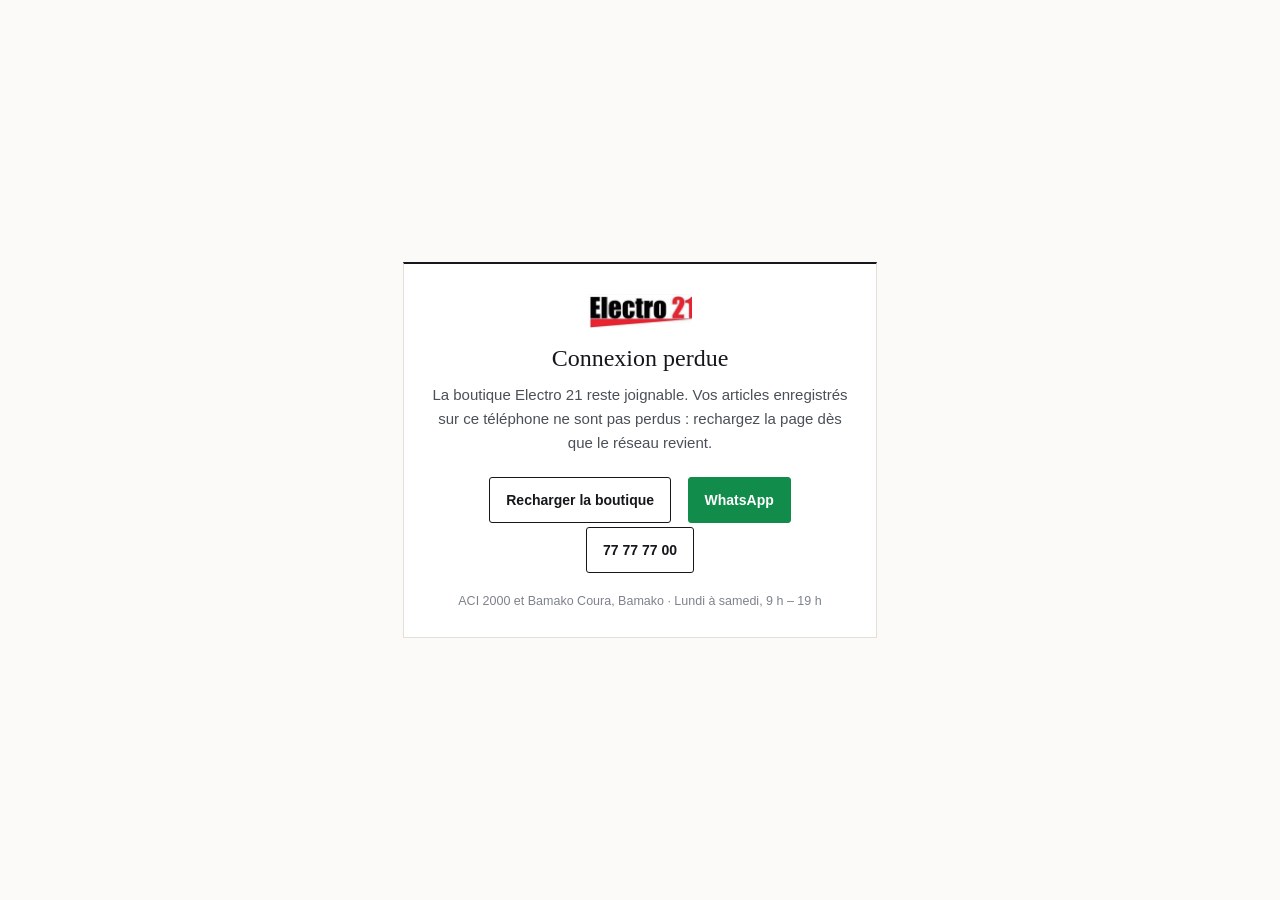
<file: hors-ligne.html>
<!doctype html>
<html lang="fr">
  <head>
    <meta charset="utf-8" />
    <meta name="viewport" content="width=device-width, initial-scale=1, viewport-fit=cover" />
    <title>Hors connexion — Electro 21</title>
    <meta name="theme-color" content="#15171B" />
    <style>
      body {
        margin: 0;
        min-height: 100vh;
        display: grid;
        place-items: center;
        background: #fbfaf8;
        color: #15171b;
        font: 16px/1.6 -apple-system, BlinkMacSystemFont, "Segoe UI", Roboto, Helvetica, Arial, sans-serif;
        padding: 24px;
        box-sizing: border-box;
        text-align: center;
      }
      .carte {
        max-width: 420px;
        border: 1px solid #e4e0d8;
        border-top: 2px solid #15171b;
        background: #fff;
        padding: 30px 26px 26px;
      }
      .logo {
        height: 34px;
        width: auto;
        display: block;
        margin: 0 auto 16px;
      }
      h1 {
        font: 500 24px/1.2 "Iowan Old Style", Palatino, Georgia, serif;
        margin: 0 0 10px;
      }
      p {
        margin: 0 0 18px;
        color: #4b4f57;
        font-size: 15px;
      }
      a {
        display: inline-block;
        margin: 4px 6px 0;
        padding: 11px 16px;
        border: 1px solid #15171b;
        border-radius: 3px;
        text-decoration: none;
        font-size: 14px;
        font-weight: 600;
        color: #15171b;
      }
      .wa {
        background: #128c4b;
        border-color: #128c4b;
        color: #fff;
      }
      small {
        display: block;
        margin-top: 18px;
        color: #7d828b;
        font-size: 12.5px;
      }
    </style>
  </head>
  <body>
    <div class="carte">
      <img class="logo" src="assets/marque/logo.png" alt="Electro 21" width="428" height="140" />
      <h1>Connexion perdue</h1>
      <p>
        La boutique Electro 21 reste joignable. Vos articles enregistrés sur ce téléphone ne sont pas perdus : rechargez la page dès que le réseau revient.
      </p>
      <a href="./index.html">Recharger la boutique</a>
      <a class="wa" href="https://wa.me/22377777700?text=Bonjour%20Electro%2021%2C%20je%20souhaite%20un%20prix.">WhatsApp</a>
      <a href="tel:+22377777700">77 77 77 00</a>
      <small>ACI 2000 et Bamako Coura, Bamako · Lundi à samedi, 9 h – 19 h</small>
    </div>
  </body>
</html>
</file>
<file: css/style.css>
/*
 * Electro 21 — feuille de style
 * Repère de style : sobre et premium. Filets fins (1 à 3 px), peu de surfaces
 * colorées, titres en serif, libellés en capitales espacées.
 */

/* 1. Jetons ---------------------------------------------------------------- */
:root {
  --encre: #15171b;
  --encre-douce: #4b4f57;
  --encre-pale: #7d828b;
  --papier: #fbfaf8;
  --papier-2: #f3f1ed;
  --filet: #e4e0d8;
  --filet-fort: #cec8bc;
  --accent: #9a7b2f;
  --accent-fonce: #7a6022;
  --accent-pale: #f5eddb;
  --vert: #1f6b45;
  --vert-pale: #e8f2ec;
  --rouge: #9a2f2f;
  --ombre: 0 18px 40px -28px rgba(21, 23, 27, 0.45);
  --rayon: 3px;
  --sans: -apple-system, BlinkMacSystemFont, "Segoe UI", Roboto, Helvetica, Arial, sans-serif;
  --serif: "Iowan Old Style", "Palatino Linotype", Palatino, Georgia, "Times New Roman", serif;
  --pas: clamp(16px, 4vw, 34px);
}

* {
  box-sizing: border-box;
}

html {
  -webkit-text-size-adjust: 100%;
  scroll-behavior: smooth;
}

body {
  margin: 0;
  background: var(--papier);
  color: var(--encre);
  font-family: var(--sans);
  font-size: 16px;
  line-height: 1.55;
}

h1,
h2,
h3 {
  font-family: var(--serif);
  font-weight: 500;
  letter-spacing: -0.01em;
  margin: 0 0 0.4em;
}

h1 {
  font-size: clamp(30px, 6vw, 52px);
  line-height: 1.06;
}
h2 {
  font-size: clamp(23px, 3.4vw, 34px);
  line-height: 1.15;
}
h3 {
  font-size: 19px;
}

p {
  margin: 0 0 1em;
}
a {
  color: inherit;
}

img {
  max-width: 100%;
  display: block;
}

button {
  font: inherit;
  cursor: pointer;
}

:focus-visible {
  outline: 2px solid var(--accent);
  outline-offset: 2px;
}

.chiffres {
  font-variant-numeric: tabular-nums;
}

.sur-mesure {
  position: absolute;
  width: 1px;
  height: 1px;
  overflow: hidden;
  clip: rect(0 0 0 0);
  white-space: nowrap;
}

.etiquette {
  font-size: 11px;
  letter-spacing: 0.16em;
  text-transform: uppercase;
  color: var(--encre-pale);
  font-weight: 600;
}

.ligne {
  border: 0;
  border-top: 1px solid var(--filet);
  margin: 0;
}

/* 2. En-tête --------------------------------------------------------------- */
.entete {
  position: sticky;
  top: 0;
  z-index: 40;
  background: rgba(251, 250, 248, 0.94);
  backdrop-filter: saturate(140%) blur(8px);
  border-bottom: 1px solid var(--filet);
}
.entete__interieur {
  max-width: 1280px;
  margin: 0 auto;
  padding: 12px var(--pas);
  display: flex;
  align-items: center;
  gap: 18px;
}
.marque {
  display: flex;
  align-items: center;
  gap: 11px;
  text-decoration: none;
  margin-right: auto;
}
/* Logo réel de la boutique (bannière de sa page Facebook). */
.marque__logo {
  height: 30px;
  width: auto;
  display: block;
  /* Le logo est fourni sur fond blanc : le mélange le rend invisible sur le papier. */
  mix-blend-mode: multiply;
}
.marque__base {
  font-size: 10.5px;
  letter-spacing: 0.18em;
  text-transform: uppercase;
  color: var(--encre-pale);
  border-left: 1px solid var(--filet-fort);
  padding-left: 11px;
}
.nav {
  display: flex;
  gap: 22px;
}
.nav a {
  text-decoration: none;
  font-size: 14px;
  color: var(--encre-douce);
  padding-bottom: 3px;
  border-bottom: 1px solid transparent;
}
.nav a:hover {
  color: var(--encre);
  border-bottom-color: var(--accent);
}

/* Boutons ------------------------------------------------------------------ */
.btn {
  display: inline-flex;
  align-items: center;
  justify-content: center;
  gap: 8px;
  padding: 11px 17px;
  border-radius: var(--rayon);
  border: 1px solid var(--encre);
  background: var(--encre);
  color: #fff;
  font-size: 14px;
  font-weight: 600;
  text-decoration: none;
  transition: transform 0.12s ease, background 0.15s ease, color 0.15s ease;
}
.btn:hover {
  background: #000;
  transform: translateY(-1px);
}
.btn:disabled {
  opacity: 0.45;
  cursor: not-allowed;
  transform: none;
}
.btn:disabled:hover {
  background: var(--encre);
}
.btn--secondaire:disabled:hover {
  background: transparent;
  border-color: var(--filet-fort);
}
.btn--wa:disabled:hover {
  background: #128c4b;
}
.btn--secondaire {
  background: transparent;
  color: var(--encre);
  border-color: var(--filet-fort);
}
.btn--secondaire:hover {
  border-color: var(--encre);
  background: var(--papier-2);
}
.btn--wa {
  background: #128c4b;
  border-color: #128c4b;
  color: #fff;
}
.btn--wa:hover {
  background: #0d743d;
  border-color: #0d743d;
}
.btn--fantome {
  background: transparent;
  border: 1px solid var(--filet);
  color: var(--encre-douce);
  padding: 7px 12px;
  font-weight: 500;
}
.btn--fantome:hover {
  border-color: var(--filet-fort);
  color: var(--encre);
  background: #fff;
}
.btn--plein {
  width: 100%;
}
.btn--wa .pastille {
  background: rgba(255, 255, 255, 0.22);
  color: #fff;
}

.panier-bouton {
  position: relative;
  display: inline-flex;
  align-items: center;
  gap: 8px;
}
.pastille {
  min-width: 20px;
  height: 20px;
  padding: 0 5px;
  border-radius: 10px;
  background: var(--accent);
  color: #fff;
  font-size: 12px;
  font-weight: 700;
  display: inline-grid;
  place-items: center;
  font-variant-numeric: tabular-nums;
}
.pastille[hidden] {
  display: none;
}

/* 3. Herse ----------------------------------------------------------------- */
.herse {
  border-bottom: 1px solid var(--filet);
}
.herse__interieur {
  max-width: 1280px;
  margin: 0 auto;
  padding: clamp(34px, 6vw, 66px) var(--pas) clamp(30px, 5vw, 54px);
  display: grid;
  grid-template-columns: minmax(0, 1.05fr) minmax(0, 0.95fr);
  gap: clamp(26px, 5vw, 60px);
  align-items: center;
}
.herse .etiquette {
  color: var(--accent);
}
.herse__soustitre {
  font-size: clamp(16px, 2vw, 19px);
  color: var(--encre-douce);
  max-width: 46ch;
}
.herse__actions {
  display: flex;
  flex-wrap: wrap;
  gap: 10px;
  margin-top: 22px;
}
.stats {
  display: flex;
  flex-wrap: wrap;
  gap: 26px;
  margin-top: 30px;
  padding-top: 20px;
  border-top: 1px solid var(--filet);
}
.stat__valeur {
  font-family: var(--serif);
  font-size: 22px;
  line-height: 1;
}
.stat__legende {
  font-size: 12.5px;
  color: var(--encre-pale);
}
/* Vitrine de la herse : visuels publiés par la boutique sur sa page Facebook. */
.herse__photos {
  margin: 0;
  display: grid;
  gap: 12px;
  align-content: start;
}
.herse__cadre {
  aspect-ratio: 4 / 3;
  overflow: hidden;
  background: #fff;
  border: 1px solid var(--filet-fort);
  align-self: start;
}
.herse__photo {
  display: block;
  width: 100%;
  height: 100%;
  object-fit: cover;
  object-position: 50% 26%;
}
.herse__couverture {
  width: 100%;
  height: auto;
  background: #fff;
  border: 1px solid var(--filet-fort);
}
.herse__photos figcaption {
  font-size: 12px;
  color: var(--encre-pale);
}

/* 4. Bandeau de confiance -------------------------------------------------- */
.garanties {
  background: var(--papier-2);
  border-bottom: 1px solid var(--filet);
}
.garanties__interieur {
  max-width: 1280px;
  margin: 0 auto;
  padding: 14px var(--pas);
  display: flex;
  flex-wrap: wrap;
  gap: 10px 30px;
  align-items: center;
  font-size: 13.5px;
  color: var(--encre-douce);
}
.garantie {
  display: flex;
  align-items: center;
  gap: 9px;
}
.garantie::before {
  content: "";
  width: 7px;
  height: 7px;
  border: 1.5px solid var(--accent);
  border-radius: 50%;
  flex: none;
}

/* 5. Catalogue ------------------------------------------------------------- */
.section {
  max-width: 1280px;
  margin: 0 auto;
  padding: clamp(38px, 6vw, 68px) var(--pas);
}
.section__tete {
  display: flex;
  flex-wrap: wrap;
  align-items: flex-end;
  gap: 16px;
  margin-bottom: 26px;
}
.section__tete > div:first-child {
  margin-right: auto;
}

.outil {
  border: 1px solid var(--filet);
  background: #fff;
  padding: 16px;
  display: grid;
  gap: 14px;
}
.outil__rang {
  display: flex;
  flex-wrap: wrap;
  gap: 10px;
  align-items: center;
}
.champ {
  position: relative;
  flex: 1 1 240px;
  min-width: 200px;
}
.champ input {
  width: 100%;
  padding: 10px 38px 10px 12px;
  border: 1px solid var(--filet-fort);
  border-radius: var(--rayon);
  background: var(--papier);
  font: inherit;
  color: inherit;
}
.champ input:focus {
  outline: none;
  border-color: var(--accent);
  background: #fff;
}
.champ__icone {
  position: absolute;
  right: 10px;
  top: 50%;
  transform: translateY(-50%);
  color: var(--encre-pale);
  font-size: 14px;
}
.champ__effacer {
  position: absolute;
  right: 6px;
  top: 50%;
  transform: translateY(-50%);
  border: 0;
  background: none;
  color: var(--encre-pale);
  padding: 6px;
  line-height: 1;
  border-radius: 50%;
}
.champ__effacer:hover {
  color: var(--encre);
}

.choix {
  display: inline-flex;
  align-items: center;
  gap: 7px;
  font-size: 13.5px;
  color: var(--encre-douce);
}
/* Commande masquée quand le catalogue n'affiche aucun prix (Budget, tri par prix). */
.choix[hidden] {
  display: none;
}
.choix select {
  font: inherit;
  font-size: 13.5px;
  padding: 7px 9px;
  border: 1px solid var(--filet-fort);
  border-radius: var(--rayon);
  background: var(--papier);
  color: var(--encre);
}

.categories {
  display: flex;
  flex-wrap: wrap;
  gap: 7px;
}
.categorie {
  border: 1px solid var(--filet-fort);
  background: transparent;
  border-radius: 999px;
  padding: 7px 14px;
  font-size: 13.5px;
  color: var(--encre-douce);
  transition: border-color 0.15s ease, color 0.15s ease, background 0.15s ease;
}
.categorie:hover {
  border-color: var(--encre);
  color: var(--encre);
}
.categorie[aria-pressed="true"] {
  background: var(--encre);
  border-color: var(--encre);
  color: #fff;
}
.categorie .nombre {
  opacity: 0.65;
  font-size: 12px;
  font-variant-numeric: tabular-nums;
}

.outil__pied {
  display: flex;
  flex-wrap: wrap;
  gap: 8px 18px;
  align-items: center;
  justify-content: space-between;
  border-top: 1px solid var(--filet);
  padding-top: 12px;
  font-size: 13px;
  color: var(--encre-pale);
}
.fondus {
  display: inline-flex;
  gap: 8px;
  flex-wrap: wrap;
}

/* Grille et cartes --------------------------------------------------------- */
.grille {
  display: grid;
  grid-template-columns: repeat(auto-fill, minmax(228px, 1fr));
  gap: 16px;
  margin-top: 22px;
}
.carte {
  border: 1px solid var(--filet);
  background: #fff;
  display: flex;
  flex-direction: column;
  transition: border-color 0.16s ease, box-shadow 0.16s ease, transform 0.16s ease;
}
.carte:hover {
  border-color: var(--filet-fort);
  box-shadow: var(--ombre);
  transform: translateY(-2px);
}
.carte__visuel {
  position: relative;
  border-bottom: 1px solid var(--filet);
  background: linear-gradient(180deg, #fff, var(--papier-2));
  aspect-ratio: 4 / 3;
  display: grid;
  place-items: center;
  overflow: hidden;
}
.carte__visuel img {
  position: absolute;
  inset: 0;
  width: 100%;
  height: 100%;
  object-fit: cover;
  object-position: center;
}
.carte__coin {
  position: absolute;
  top: 9px;
  left: 9px;
  font-size: 10.5px;
  letter-spacing: 0.1em;
  text-transform: uppercase;
  font-weight: 700;
  padding: 4px 8px;
  border: 1px solid var(--encre);
  background: var(--papier);
}
.carte__coin--wa {
  border-color: var(--vert);
  color: var(--vert);
  background: var(--vert-pale);
}
/* Indique qu'une galerie attend le client sur la fiche. */
.carte__nb-photos {
  position: absolute;
  bottom: 9px;
  left: 9px;
  font-size: 10px;
  letter-spacing: 0.08em;
  text-transform: uppercase;
  color: var(--encre-douce);
  border: 1px solid var(--filet-fort);
  background: rgba(255, 255, 255, 0.9);
  padding: 2px 6px;
}
.carte__corps {
  padding: 14px 15px 15px;
  display: flex;
  flex-direction: column;
  gap: 7px;
  flex: 1;
}
.carte__marque {
  font-size: 11px;
  letter-spacing: 0.13em;
  text-transform: uppercase;
  color: var(--encre-pale);
}
.carte__nom {
  font-family: var(--serif);
  font-size: 17px;
  line-height: 1.25;
  margin: 0;
}
.carte__nom a {
  text-decoration: none;
}
.carte__nom a:hover {
  color: var(--accent-fonce);
}
.carte__resume {
  font-size: 13px;
  color: var(--encre-douce);
  margin: 0;
}
.carte__note {
  display: flex;
  align-items: center;
  gap: 6px;
  font-size: 12.5px;
  color: var(--encre-pale);
}
.etoiles {
  color: var(--accent);
  letter-spacing: 0.08em;
  font-size: 12px;
}
.carte__prix {
  margin-top: auto;
  padding-top: 10px;
  border-top: 1px solid var(--filet);
  display: flex;
  align-items: baseline;
  gap: 8px;
  flex-wrap: wrap;
}
.prix {
  font-size: 18px;
  font-weight: 700;
  font-variant-numeric: tabular-nums;
}
/* article sans prix affiché : la mention remplace le montant */
.prix--demande {
  font-size: 14px;
  font-weight: 600;
  color: var(--accent);
  font-variant-numeric: normal;
  letter-spacing: 0.01em;
}
.prix-barre {
  font-size: 13px;
  color: var(--encre-pale);
  text-decoration: line-through;
  font-variant-numeric: tabular-nums;
}
.reduction {
  font-size: 11.5px;
  font-weight: 700;
  color: var(--vert);
  background: var(--vert-pale);
  padding: 2px 6px;
  border-radius: var(--rayon);
}
.carte__actions {
  display: flex;
  gap: 8px;
  padding: 0 15px 15px;
}
.carte__actions .btn {
  flex: 1;
  font-size: 13px;
  padding: 9px 10px;
}

.vide {
  border: 1px dashed var(--filet-fort);
  padding: 40px 20px;
  text-align: center;
  color: var(--encre-douce);
  margin-top: 22px;
  background: #fff;
}

/* 6. Rayons (marques / besoin) -------------------------------------------- */
.rayons {
  display: grid;
  grid-template-columns: repeat(auto-fit, minmax(230px, 1fr));
  gap: 16px;
}
.rayon {
  border: 1px solid var(--filet);
  border-top: 2px solid var(--encre);
  background: #fff;
  padding: 18px;
}
.rayon h3 {
  margin-bottom: 4px;
}
.rayon p {
  font-size: 14px;
  color: var(--encre-douce);
  margin: 0 0 12px;
}
.rayon a {
  font-size: 13.5px;
  color: var(--accent-fonce);
  font-weight: 600;
  text-decoration: none;
  border-bottom: 1px solid var(--accent-pale);
}
.rayon a:hover {
  border-bottom-color: var(--accent);
}

/* 7. Réalisations et partenaires ---------------------------------------- */
.section--pleine {
  border-top: 1px solid var(--filet);
}
.realisations {
  display: grid;
  grid-template-columns: repeat(auto-fill, minmax(min(340px, 100%), 1fr));
  gap: 16px;
}
.real {
  display: grid;
  grid-template-rows: auto auto;
  border: 1px solid var(--filet);
  border-top: 2px solid var(--encre);
  background: #fff;
  overflow: hidden;
}
.real__visuel {
  background: var(--papier-2);
  border-bottom: 1px solid var(--filet);
}
.real__visuel img {
  display: block;
  width: 100%;
  height: 190px;
  object-fit: cover;
}
.real__visuel .real__dessin {
  height: 130px;
  display: grid;
  place-items: center;
}
.real__corps {
  padding: 16px 18px 18px;
}
.real__etiquette {
  font-size: 11.5px;
  letter-spacing: 0.07em;
  text-transform: uppercase;
  color: var(--encre-pale);
  margin-bottom: 6px;
}
.real h3 {
  font-size: 17px;
  margin: 0 0 6px;
}
.real p {
  font-size: 14px;
  color: var(--encre-douce);
  margin: 0 0 10px;
}
.real a {
  font-size: 13.5px;
  color: var(--accent-fonce);
  font-weight: 600;
  text-decoration: none;
  border-bottom: 1px solid var(--accent-pale);
}
.real a:hover {
  border-bottom-color: var(--accent);
}
/* Photo manquante : la carte reste lisible sans trou dans la grille. */
.real--sans-visuel .real__visuel {
  display: none;
}

.partenaires {
  display: grid;
  grid-template-columns: repeat(auto-fill, minmax(min(300px, 100%), 1fr));
  gap: 16px;
}
.partenaire {
  border: 1px solid var(--filet);
  background: #fff;
  padding: 16px 18px 18px;
}
.partenaire__type {
  display: inline-block;
  font-size: 11px;
  letter-spacing: 0.08em;
  text-transform: uppercase;
  color: var(--encre-pale);
  border-bottom: 1px solid var(--filet-fort);
  padding-bottom: 3px;
  margin-bottom: 10px;
}
.partenaire h3 {
  font-size: 16px;
  margin: 0 0 5px;
}
.partenaire p {
  font-size: 14px;
  color: var(--encre-douce);
  margin: 0 0 10px;
}
.partenaire a {
  font-size: 13.5px;
  color: var(--accent-fonce);
  font-weight: 600;
  text-decoration: none;
  border-bottom: 1px solid var(--accent-pale);
}
.marques-titre {
  font-size: 14px;
  letter-spacing: 0.05em;
  text-transform: uppercase;
  color: var(--encre-douce);
  margin: 26px 0 12px;
}
.marques {
  display: flex;
  flex-wrap: wrap;
  gap: 8px;
}
.marque-chip {
  display: inline-flex;
  align-items: baseline;
  gap: 7px;
  border: 1px solid var(--filet-fort);
  background: #fff;
  color: var(--encre);
  font-size: 13.5px;
  font-weight: 600;
  padding: 6px 11px;
  text-decoration: none;
}
.marque-chip span {
  font-size: 11.5px;
  font-weight: 500;
  color: var(--encre-pale);
}
.marque-chip:hover {
  border-color: var(--accent);
  background: var(--accent-pale);
}

/* 8. Codes QR -------------------------------------------------------------- */
.qrcode {
  display: grid;
  grid-template-columns: auto minmax(0, 1fr);
  gap: 14px;
  align-items: start;
  border-top: 1px solid var(--filet);
  margin-top: 18px;
  padding-top: 18px;
}
.qrcode__image {
  line-height: 0;
}
.qrcode__image .qr {
  width: 116px;
  height: 116px;
  border: 1px solid var(--filet);
}
.qrcode__texte h3 {
  font-size: 15px;
  margin: 0 0 5px;
}
.qrcode__texte p {
  font-size: 13.5px;
  color: var(--encre-douce);
  margin: 0 0 10px;
}
.qrcode__actions {
  display: flex;
  flex-wrap: wrap;
  gap: 8px;
}
.qrcode__actions .btn {
  font-size: 12.5px;
  padding: 7px 11px;
}
/* Entrée du back-office, en bas de la carte Contact : un simple filet, pour que
   la boutique trouve l'outil sans que le lien s'impose au client. */
.lien-vendeur {
  margin: 18px 0 0;
  padding-top: 12px;
  border-top: 1px solid var(--filet);
  font-size: 13px;
  color: var(--encre-douce);
}
.lien-vendeur a {
  color: var(--encre);
  font-weight: 600;
}
.fiche__qr {
  display: grid;
  grid-template-columns: auto minmax(0, 1fr);
  gap: 14px;
  align-items: center;
  border-top: 1px solid var(--filet);
  margin-top: 18px;
  padding-top: 16px;
}
.fiche__qr .qr {
  width: 104px;
  height: 104px;
}
.fiche__qr p {
  font-size: 13px;
  color: var(--encre-douce);
  margin: 0;
}
.qr-absent {
  font-size: 13px;
  color: var(--encre-pale);
  margin: 0;
  max-width: 34ch;
}

/* 9. Contact -------------------------------------------------------------- */
.contact {
  border-top: 1px solid var(--filet);
  background: var(--papier-2);
}
.contact__interieur {
  max-width: 1280px;
  margin: 0 auto;
  padding: clamp(38px, 6vw, 66px) var(--pas);
  display: grid;
  grid-template-columns: minmax(0, 1fr) minmax(0, 1fr);
  gap: clamp(24px, 5vw, 56px);
}
.coordonnees {
  display: grid;
  gap: 14px;
  margin: 20px 0 24px;
}
.coordonnee {
  display: grid;
  grid-template-columns: 92px 1fr;
  gap: 12px;
  align-items: baseline;
  border-bottom: 1px solid var(--filet);
  padding-bottom: 12px;
}
.coordonnee:last-child {
  border-bottom: 0;
}
.coordonnee a {
  text-decoration: none;
  border-bottom: 1px solid var(--filet-fort);
}
.coordonnee a:hover {
  border-bottom-color: var(--accent);
}
/* Un point de vente par ligne : la liste des boutiques tient dans la même
   colonne que les autres coordonnées, sans tableau ni encadré. */
.boutique-ligne {
  display: block;
  padding: 1px 0;
}
.boutique-ligne a {
  font-size: 13px;
  color: var(--encre-douce);
  white-space: nowrap;
}
.horaires {
  width: 100%;
  border-collapse: collapse;
  font-size: 14.5px;
}
.horaires th {
  text-align: left;
  font-weight: 500;
  color: var(--encre-douce);
  padding: 9px 0;
  border-bottom: 1px solid var(--filet);
}
.horaires td {
  text-align: right;
  padding: 9px 0;
  border-bottom: 1px solid var(--filet);
}
.carte-ouverte {
  border: 1px solid var(--filet);
  background: #fff;
  padding: 20px;
}
.ouvert-ferme {
  display: inline-flex;
  align-items: center;
  gap: 8px;
  font-size: 13.5px;
  font-weight: 600;
}
.ouvert-ferme::before {
  content: "";
  width: 8px;
  height: 8px;
  border-radius: 50%;
  background: var(--vert);
}
.ouvert-ferme--ferme::before {
  background: var(--rouge);
}

/* 10. Pied de page -------------------------------------------------------- */
.pied {
  border-top: 1px solid var(--filet);
  font-size: 13.5px;
  color: var(--encre-douce);
}
.pied__interieur {
  max-width: 1280px;
  margin: 0 auto;
  padding: 28px var(--pas) 34px;
  display: flex;
  flex-wrap: wrap;
  gap: 14px 30px;
  align-items: center;
  justify-content: space-between;
}
.pied a {
  color: var(--encre-douce);
}

/* 11. Panneau panier ------------------------------------------------------ */
.voile {
  position: fixed;
  inset: 0;
  background: rgba(21, 23, 27, 0.38);
  opacity: 0;
  pointer-events: none;
  transition: opacity 0.18s ease;
  z-index: 50;
}
.voile--visible {
  opacity: 1;
  pointer-events: auto;
}
.tiroir {
  position: fixed;
  top: 0;
  right: 0;
  bottom: 0;
  width: min(430px, 100%);
  background: var(--papier);
  border-left: 1px solid var(--filet-fort);
  z-index: 60;
  display: flex;
  flex-direction: column;
  transform: translateX(100%);
  transition: transform 0.22s ease;
}
.tiroir--ouvert {
  transform: none;
}
.tiroir__tete {
  display: flex;
  align-items: center;
  gap: 12px;
  padding: 16px 18px;
  border-bottom: 1px solid var(--filet);
}
.tiroir__tete h2 {
  margin: 0;
  font-size: 21px;
  flex: 1;
}
.fermer {
  border: 1px solid var(--filet-fort);
  background: #fff;
  border-radius: var(--rayon);
  width: 34px;
  height: 34px;
  display: grid;
  place-items: center;
  color: var(--encre-douce);
  font-size: 18px;
  line-height: 1;
}
.fermer:hover {
  border-color: var(--encre);
  color: var(--encre);
}
.tiroir__corps {
  flex: 1;
  overflow: auto;
  padding: 16px 18px;
}
.ligne-panier {
  display: grid;
  grid-template-columns: 52px 1fr auto;
  gap: 12px;
  border-bottom: 1px solid var(--filet);
  padding: 12px 0;
  align-items: center;
}
.ligne-panier__visuel {
  border: 1px solid var(--filet);
  background: #fff;
  height: 46px;
  display: grid;
  place-items: center;
  overflow: hidden;
}
.ligne-panier__visuel .dessin {
  height: 40px;
  transform: scale(1.5);
  transform-origin: center;
}
.ligne-panier__visuel img {
  width: 100%;
  height: 100%;
  object-fit: cover;
}
.ligne-panier__nom {
  font-family: var(--serif);
  font-size: 15px;
  line-height: 1.25;
}
.ligne-panier__prix {
  font-size: 12.5px;
  color: var(--encre-pale);
  font-variant-numeric: tabular-nums;
}
.quantite {
  display: inline-flex;
  align-items: center;
  border: 1px solid var(--filet-fort);
  border-radius: var(--rayon);
  overflow: hidden;
  margin-top: 6px;
}
.quantite button {
  border: 0;
  background: #fff;
  width: 26px;
  height: 26px;
  color: var(--encre-douce);
  line-height: 1;
}
.quantite button:hover {
  background: var(--papier-2);
  color: var(--encre);
}
.quantite span {
  min-width: 30px;
  text-align: center;
  font-size: 13px;
  font-variant-numeric: tabular-nums;
}
.ligne-panier__total {
  text-align: right;
  font-weight: 600;
  font-size: 14px;
  font-variant-numeric: tabular-nums;
}
.ligne-panier__retirer {
  border: 0;
  background: none;
  padding: 0;
  margin-top: 4px;
  font-size: 12px;
  color: var(--encre-pale);
  text-decoration: underline;
  text-underline-offset: 2px;
}
.ligne-panier__retirer:hover {
  color: var(--rouge);
}
.tiroir__pied {
  border-top: 1px solid var(--filet-fort);
  padding: 16px 18px 20px;
  background: #fff;
}
.total-ligne {
  display: flex;
  justify-content: space-between;
  align-items: baseline;
  font-size: 15px;
  color: var(--encre-douce);
  margin-bottom: 10px;
}
.total-ligne--fort {
  font-size: 19px;
  color: var(--encre);
  font-weight: 700;
  font-variant-numeric: tabular-nums;
  border-top: 1px solid var(--filet);
  padding-top: 10px;
  margin-bottom: 14px;
}
.champ-texte {
  width: 100%;
  font: inherit;
  font-size: 14px;
  padding: 9px 11px;
  border: 1px solid var(--filet-fort);
  border-radius: var(--rayon);
  background: var(--papier);
  color: inherit;
  margin-bottom: 10px;
}
.champ-texte:focus {
  outline: none;
  border-color: var(--accent);
  background: #fff;
}
.note-envoi {
  font-size: 12px;
  color: var(--encre-pale);
  margin: 10px 0 0;
}

/* 12. Fiche produit ------------------------------------------------------- */
.boite {
  position: fixed;
  inset: 0;
  z-index: 70;
  display: grid;
  place-items: center;
  padding: 18px;
}
.boite[hidden] {
  display: none;
}
.boite__carte {
  background: var(--papier);
  border: 1px solid var(--filet-fort);
  width: min(920px, 100%);
  max-height: calc(100vh - 36px);
  overflow: auto;
  box-shadow: var(--ombre);
}
.fiche {
  display: grid;
  grid-template-columns: minmax(0, 0.9fr) minmax(0, 1.1fr);
}
.fiche__visuel {
  border-right: 1px solid var(--filet);
  background: linear-gradient(180deg, #fff, var(--papier-2));
  display: grid;
  place-items: center;
  align-content: center;
  gap: 14px;
  padding: 26px;
  min-height: 260px;
}
.fiche__visuel .dessin {
  width: 100%;
  max-width: 300px;
  height: auto;
}
.fiche__visuel img {
  width: 100%;
  max-width: 420px;
  max-height: 420px;
  object-fit: contain;
}
/* Galerie de la fiche : la miniature cliquée reprend la place de l'image principale. */
.fiche__miniatures {
  display: flex;
  gap: 8px;
  flex-wrap: wrap;
  justify-content: center;
}
.miniature {
  width: 62px;
  height: 62px;
  padding: 0;
  border: 1px solid var(--filet-fort);
  background: #fff;
  cursor: pointer;
  overflow: hidden;
  opacity: 0.72;
}
.miniature--active {
  border-color: var(--encre);
  opacity: 1;
}
.miniature img {
  width: 100%;
  height: 100%;
  max-height: none;
  object-fit: cover;
}
.fiche__corps {
  padding: 24px 26px 26px;
}
.fiche__corps h2 {
  font-size: clamp(22px, 3vw, 30px);
}
.fiche__prix {
  display: flex;
  align-items: baseline;
  gap: 10px;
  flex-wrap: wrap;
  border-top: 1px solid var(--filet);
  border-bottom: 1px solid var(--filet);
  padding: 14px 0;
  margin: 16px 0;
}
.fiche__prix .prix {
  font-size: 26px;
}
.specs {
  width: 100%;
  border-collapse: collapse;
  font-size: 14px;
  margin: 16px 0;
}
.specs th {
  text-align: left;
  font-weight: 500;
  color: var(--encre-pale);
  padding: 8px 12px 8px 0;
  border-bottom: 1px solid var(--filet);
  width: 40%;
}
.specs td {
  padding: 8px 0;
  border-bottom: 1px solid var(--filet);
}
.fiche__actions {
  display: flex;
  flex-wrap: wrap;
  gap: 9px;
  margin-top: 18px;
}
.etat-stock {
  display: inline-flex;
  align-items: center;
  gap: 7px;
  font-size: 12.5px;
  font-weight: 600;
  color: var(--vert);
}
.etat-stock::before {
  content: "";
  width: 7px;
  height: 7px;
  border-radius: 50%;
  background: currentColor;
}
.etat-stock--faible {
  color: var(--accent-fonce);
}
.etat-stock--commande {
  color: var(--encre-douce);
}
.fiche__fermer {
  position: absolute;
  top: 0;
  right: 0;
}
.boite__tete {
  display: flex;
  justify-content: flex-end;
  padding: 10px 12px 0;
  border-bottom: 1px solid var(--filet);
}

/* 13. Bouton WhatsApp flottant -------------------------------------------- */
.flottant {
  position: fixed;
  right: 16px;
  bottom: 16px;
  z-index: 45;
  box-shadow: var(--ombre);
  border-radius: 999px;
  padding: 12px 16px;
}
/* sur téléphone, le bouton ne garde que l'icone pour ne rien masquer */
.flottant__icone {
  display: none;
}

/* 14. Visuels SVG --------------------------------------------------------- */
.dessin {
  width: 100%;
  height: 100%;
  max-height: 150px;
  fill: none;
}
.dessin .trait {
  stroke: var(--encre);
  stroke-width: 2.2;
  stroke-linejoin: round;
  stroke-linecap: round;
  fill: #fff;
}
.dessin .fond {
  stroke: var(--filet-fort);
  stroke-width: 1.6;
  stroke-linejoin: round;
  fill: var(--papier-2);
}
.dessin .detail {
  stroke: var(--accent);
  stroke-width: 2.2;
  stroke-linecap: round;
  fill: none;
}
.carte:hover .dessin .trait {
  stroke: var(--accent-fonce);
}

/* 15. Assistant (chatbot à mots-clés) ------------------------------------- */
.assistant {
  position: fixed;
  right: 16px;
  bottom: 74px; /* au-dessus du bouton WhatsApp flottant */
  z-index: 48;
  display: flex;
  flex-direction: column;
  align-items: flex-end;
  gap: 10px;
}
.assistant__lanceur {
  display: inline-flex;
  align-items: center;
  gap: 9px;
  border: 1px solid var(--filet-fort);
  background: var(--encre);
  color: #fff;
  font: inherit;
  font-size: 13.5px;
  font-weight: 600;
  padding: 10px 15px;
  border-radius: 999px;
  cursor: pointer;
  box-shadow: var(--ombre);
}
.assistant__lanceur svg {
  width: 19px;
  height: 19px;
  fill: none;
  stroke: currentColor;
  stroke-width: 1.7;
  stroke-linecap: round;
  stroke-linejoin: round;
}
.assistant__lanceur:hover {
  background: #000;
}
.assistant--ouvert .assistant__lanceur {
  display: none;
}

.assistant__boite {
  width: min(360px, calc(100vw - 32px));
  max-height: min(70vh, 560px);
  display: grid;
  grid-template-rows: auto minmax(0, 1fr) auto auto;
  background: #fff;
  border: 1px solid var(--filet-fort);
  border-radius: var(--rayon);
  box-shadow: 0 18px 44px rgba(20, 22, 26, 0.18);
  overflow: hidden;
}
.assistant__boite[hidden] {
  display: none;
}
.assistant__tete {
  display: flex;
  align-items: flex-start;
  gap: 12px;
  justify-content: space-between;
  padding: 14px 16px 12px;
  border-bottom: 1px solid var(--filet);
  background: var(--papier-2);
}
.assistant__tete h2 {
  font-size: 15.5px;
  margin: 0 0 2px;
}
.assistant__tete p {
  font-size: 12px;
  color: var(--encre-pale);
  margin: 0;
}
.assistant__corps {
  overflow-y: auto;
  padding: 14px 16px;
  display: grid;
  gap: 10px;
  align-content: start;
  background: #fff;
}
.bulle {
  max-width: 88%;
  font-size: 13.5px;
  line-height: 1.5;
}
.bulle p {
  margin: 0;
}
.bulle--bot {
  justify-self: start;
  border: 1px solid var(--filet);
  border-left: 2px solid var(--encre);
  background: var(--papier-2);
  padding: 10px 12px;
}
.bulle--client {
  justify-self: end;
  background: var(--encre);
  color: #fff;
  padding: 9px 12px;
}
.assistant__avertissement {
  margin-top: 8px !important;
  font-size: 11.5px;
  color: var(--encre-pale);
}
.bulle__action {
  margin-top: 10px;
}
.bulle__action .btn {
  font-size: 12.5px;
  padding: 7px 11px;
}
.bulle__suite {
  display: flex;
  flex-wrap: wrap;
  gap: 6px;
  margin-top: 10px;
}
.suggestion {
  border: 1px solid var(--filet-fort);
  background: #fff;
  color: var(--accent-fonce);
  font: inherit;
  font-size: 12px;
  font-weight: 600;
  padding: 5px 9px;
  cursor: pointer;
}
.suggestion:hover {
  border-color: var(--accent);
  background: var(--accent-pale);
}
.assistant__raccourcis {
  display: flex;
  flex-wrap: wrap;
  gap: 6px;
  padding-top: 2px;
}
.raccourci {
  border: 1px solid var(--filet);
  background: #fff;
  color: var(--encre-douce);
  font: inherit;
  font-size: 12px;
  padding: 6px 10px;
  cursor: pointer;
  text-align: left;
}
.raccourci:hover {
  border-color: var(--accent);
  color: var(--accent-fonce);
}
.assistant__pied {
  display: flex;
  gap: 8px;
  align-items: center;
  border-top: 1px solid var(--filet);
  padding: 10px 12px;
}
.assistant__pied input {
  flex: 1;
  min-width: 0;
  border: 1px solid var(--filet-fort);
  font: inherit;
  font-size: 13.5px;
  padding: 8px 10px;
}
.assistant__pied .btn {
  font-size: 12.5px;
  padding: 8px 12px;
}
.assistant__pied-de-page {
  font-size: 11px;
  color: var(--encre-pale);
  margin: 0;
  padding: 0 12px 10px;
}
.assistant__pied-de-page .lien {
  border: 0;
  background: none;
  color: var(--accent-fonce);
  font: inherit;
  font-size: 11px;
  padding: 0;
  cursor: pointer;
  text-decoration: underline;
}

@media (max-width: 420px) {
  /* Sur petit écran, le texte passe sous le code : deux colonnes de 100 px ne laissent rien à lire. */
  .fiche__qr,
  .qrcode {
    grid-template-columns: 1fr;
    justify-items: start;
  }
}

@media (max-width: 900px) {
  /* Le lanceur devient une simple icône, posée au-dessus du bouton WhatsApp. */
  .assistant {
    right: 16px;
    bottom: calc(130px + env(safe-area-inset-bottom));
  }
  .assistant__lanceur {
    width: 46px;
    height: 46px;
    padding: 0;
    justify-content: center;
  }
  .assistant__lanceur-texte {
    position: absolute;
    width: 1px;
    height: 1px;
    overflow: hidden;
    clip-path: inset(50%);
  }
  .assistant--ouvert {
    left: 0;
    right: 0;
    bottom: calc(62px + env(safe-area-inset-bottom));
    align-items: stretch;
  }
  .assistant--ouvert .assistant__boite {
    width: min(100%, 520px);
    margin: 0 auto;
    max-height: 62vh;
    border-radius: 0;
    border-left: 1px solid var(--filet-fort);
    border-right: 1px solid var(--filet-fort);
    border-top: 1px solid var(--filet-fort);
    box-shadow: 0 -14px 34px rgba(20, 22, 26, 0.16);
  }
}

/* 16. Responsive ---------------------------------------------------------- */
@media (max-width: 900px) {
  .herse__interieur,
  .contact__interieur {
    grid-template-columns: 1fr;
  }
  .fiche {
    grid-template-columns: 1fr;
  }
  .fiche__visuel {
    border-right: 0;
    border-bottom: 1px solid var(--filet);
    min-height: 200px;
  }
  .nav {
    display: none;
  }
  /* En colonne, la vitrine hérite de toute la largeur : sans plafond elle atteindrait 832 px sur tablette. */
  .herse__photos {
    max-width: 460px;
    margin: 0 auto;
    text-align: center;
  }
}

@media (max-width: 620px) {
  .entete__interieur {
    gap: 10px;
  }
  .panier-bouton {
    padding: 10px 12px;
    font-size: 13px;
  }
  .herse__photos {
    gap: 10px;
  }
  .herse__photos figcaption {
    font-size: 11px;
  }
  .grille {
    grid-template-columns: repeat(auto-fill, minmax(158px, 1fr));
    gap: 12px;
  }
  .carte__resume,
  .carte__note {
    display: none;
  }
  .carte__corps {
    padding: 11px 12px 12px;
  }
  .carte__actions {
    padding: 0 12px 12px;
    flex-direction: column;
  }
  .prix {
    font-size: 16px;
  }
  .garanties__interieur {
    gap: 8px 18px;
    font-size: 12.5px;
  }
  .coordonnee {
    grid-template-columns: 84px 1fr;
  }
  .marque__base {
    display: none;
  }
}

@media (prefers-reduced-motion: reduce) {
  * {
    transition: none !important;
    animation: none !important;
  }
  html {
    scroll-behavior: auto;
  }
}

/* 17. Bandeau d'aperçu du back-office ------------------------------------- */
.tag-apercu {
  position: fixed;
  left: 0;
  right: 0;
  top: 0;
  z-index: 80;
  margin: 0;
  padding: 6px 14px;
  background: var(--encre);
  color: #fff;
  font-size: 11.5px;
  letter-spacing: 0.06em;
  text-transform: uppercase;
  text-align: center;
}

/* 18. Coquille d’application mobile --------------------------------------- */
/* Sur grand écran, le site reste une page qui défile : la barre d'onglets et
   les vues ne s'activent qu'à partir de 900 px de large et en dessous. */
.onglets {
  display: none;
}
.installer {
  display: none;
}
.section--selection {
  display: none;
}

@media (max-width: 900px) {
  body {
    padding-bottom: calc(62px + env(safe-area-inset-bottom));
  }

  /* liens du pied de page : assez hauts pour le pouce, sans décaler le texte */
  .pied a {
    display: inline-block;
    padding: 10px 6px;
    margin: -10px -6px;
  }

  /* une seule vue visible à la fois */
  .herse,
  .garanties,
  #selection,
  .section,
  .contact {
    display: none;
  }
  body[data-vue="accueil"] .herse,
  body[data-vue="accueil"] .garanties,
  body[data-vue="accueil"] #selection,
  body[data-vue="catalogue"] #catalogue,
  body[data-vue="rayons"] #rayons,
  body[data-vue="rayons"] #realisations,
  body[data-vue="rayons"] #partenaires,
  body[data-vue="rayons"] #commander,
  body[data-vue="rayons"] .contact,
  body[data-vue="demande"] #catalogue {
    display: block;
  }
  body[data-vue="accueil"] .herse {
    display: block;
  }
  body[data-vue="accueil"] .garanties {
    display: block;
  }

  .section--selection {
    display: block;
    padding-top: 26px;
  }
  body:not([data-vue="accueil"]) .section--selection {
    display: none;
  }

  /* en-tête allégé : le panier passe dans la barre d'onglets */
  .entete .panier-bouton {
    display: none;
  }
  .entete__interieur {
    padding: 10px var(--pas);
  }
  .marque__logo {
    height: 26px;
  }
  .marque__base {
    padding-left: 9px;
  }

  /* la sélection d'accueil tient sur deux colonnes serrées */
  #selection .grille {
    grid-template-columns: repeat(2, minmax(0, 1fr));
  }

  /* barre d'onglets */
  .onglets {
    display: grid;
    grid-auto-flow: column;
    grid-auto-columns: 1fr;
    position: fixed;
    left: 0;
    right: 0;
    bottom: 0;
    z-index: 46;
    background: rgba(251, 250, 248, 0.97);
    backdrop-filter: saturate(140%) blur(10px);
    border-top: 1px solid var(--filet-fort);
    padding-bottom: env(safe-area-inset-bottom);
  }
  .onglet {
    position: relative;
    border: 0;
    background: none;
    padding: 9px 4px 7px;
    display: grid;
    justify-items: center;
    gap: 3px;
    font-size: 10.5px;
    letter-spacing: 0.02em;
    color: var(--encre-pale);
  }
  .onglet svg {
    width: 22px;
    height: 22px;
    fill: none;
    stroke: currentColor;
    stroke-width: 1.7;
    stroke-linecap: round;
    stroke-linejoin: round;
  }
  .onglet[aria-current="page"] {
    color: var(--encre);
  }
  .onglet[aria-current="page"]::before {
    content: "";
    position: absolute;
    top: 0;
    left: 22%;
    right: 22%;
    height: 2px;
    background: var(--accent);
  }
  .onglet .pastille {
    position: absolute;
    top: 4px;
    right: calc(50% - 22px);
  }

  /* bouton WhatsApp flottant rehaussé au-dessus de la barre */
  .flottant {
    bottom: calc(72px + env(safe-area-inset-bottom));
    width: 46px;
    height: 46px;
    padding: 0;
    justify-content: center;
  }
  .flottant span {
    display: none;
  }
  .flottant__icone {
    display: block;
    width: 22px;
    height: 22px;
    fill: none;
    stroke: currentColor;
    stroke-width: 1.7;
    stroke-linecap: round;
    stroke-linejoin: round;
  }
  body[data-vue="demande"] .flottant,
  body[data-vue="rayons"] .flottant {
    display: none;
  }

  /* bandeau d'installation */
  .installer {
    display: flex;
    align-items: center;
    gap: 12px;
    position: fixed;
    left: 12px;
    right: 12px;
    bottom: calc(70px + env(safe-area-inset-bottom));
    z-index: 47;
    background: var(--encre);
    color: #fff;
    padding: 12px 14px;
    border-radius: var(--rayon);
    box-shadow: var(--ombre);
  }
  .installer[hidden] {
    display: none;
  }
  .installer__texte {
    flex: 1;
    display: grid;
    gap: 2px;
    font-size: 12.5px;
    line-height: 1.35;
  }
  .installer__texte strong {
    font-size: 13.5px;
  }
  .installer__texte span {
    color: #c9cbd0;
  }
  .installer .btn {
    background: #fff;
    color: var(--encre);
    border-color: #fff;
    padding: 8px 12px;
    font-size: 13px;
    white-space: nowrap;
  }
  .installer .fermer {
    background: transparent;
    border-color: #3a3e46;
    color: #c9cbd0;
    width: 28px;
    height: 28px;
    font-size: 15px;
  }

  /* fiche produit plein écran */
  .boite {
    padding: 0;
    align-items: stretch;
  }
  .boite__carte {
    width: 100%;
    max-height: 100%;
    height: 100%;
    border: 0;
    box-shadow: none;
  }
  .boite__tete {
    position: sticky;
    top: 0;
    z-index: 2;
    background: var(--papier);
    padding: calc(10px + env(safe-area-inset-top)) 12px 8px;
  }
  .fiche__visuel {
    padding: 18px;
  }
  .fiche__corps {
    padding: 18px;
  }
  .fiche__actions .btn {
    flex: 1 1 100%;
  }

  /* panier en vue plein écran */
  .tiroir {
    width: 100%;
    border-left: 0;
  }
  /* Le texte de la fiche resterait sur 860 px à 900 : on garde une colonne lisible. */
  .fiche__corps {
    width: 100%;
    max-width: 640px;
    margin: 0 auto;
  }
  .tiroir__tete {
    padding-top: calc(16px + env(safe-area-inset-top));
  }
  .tiroir__pied {
    padding-bottom: calc(20px + env(safe-area-inset-bottom));
  }
}

/* Tablette : la demande et le panier restent sur une colonne de 430 px,
   comme sur ordinateur, plutôt que sur toute la largeur de l'écran. */
@media (min-width: 431px) and (max-width: 900px) {
  .tiroir {
    width: 430px;
    border-left: 1px solid var(--filet-fort);
  }
}

/* Plein écran quand l'app est installée depuis l'écran d'accueil. */
@media (max-width: 900px) and (display-mode: standalone) {
  .entete {
    border-top: 0;
  }
  .herse__interieur {
    padding-top: calc(20px + env(safe-area-inset-top));
  }
}
</file>
<file: css/admin.css>
/*
 * Back-office Electro 21 — feuille propre
 * Pas de dépendance au site : cette page se lit à part, et l'inverse doit rester vrai.
 * Les filets reprennent la direction visuelle du site : des traits fins, pas de surfaces colorées.
 */
:root {
  --encre: #15171b;
  --encre-douce: #4b4f57;
  --encre-pale: #8a8578;
  --filet: #e3ddd2;
  --filet-fort: #cec8bc;
  --papier: #f7f4ee;
  --papier-2: #efeae0;
  --accent: #b0342c;
  --rayon: 6px;
  --pas: 18px;
}

* {
  box-sizing: border-box;
}
body {
  margin: 0;
  font-family: -apple-system, "Segoe UI", Roboto, Helvetica, Arial, sans-serif;
  color: var(--encre);
  background: var(--papier);
  font-size: 15px;
  line-height: 1.45;
}
code {
  font-family: ui-monospace, SFMono-Regular, Menlo, Consolas, monospace;
  font-size: 0.88em;
  background: var(--papier-2);
  padding: 1px 5px;
}
h1 {
  font-size: 19px;
  margin: 0;
}
h2 {
  font-size: 15px;
  margin: 0;
}
h3 {
  font-size: 13px;
  letter-spacing: 0.05em;
  text-transform: uppercase;
  color: var(--encre-douce);
  margin: 22px 0 10px;
}

/* porte d'entrée ------------------------------------------------------------ */
.avertissement-general {
  margin: 0;
  padding: 10px var(--pas);
  font-size: 12.5px;
  color: var(--encre-douce);
  background: var(--papier-2);
  border-bottom: 1px solid var(--filet);
}
.porte {
  display: grid;
  place-items: center;
  min-height: 80vh;
  padding: 24px var(--pas);
}
.porte__carte {
  width: min(430px, 100%);
  background: #fff;
  border: 1px solid var(--filet-fort);
  border-top: 3px solid var(--encre);
  padding: 24px;
}
.porte__carte p {
  font-size: 14px;
  color: var(--encre-douce);
  margin: 8px 0 18px;
}
.porte__carte label {
  display: block;
  font-size: 12px;
  letter-spacing: 0.05em;
  text-transform: uppercase;
  color: var(--encre-pale);
  margin-bottom: 6px;
}
.porte__carte input {
  width: 100%;
  font: inherit;
  padding: 10px 12px;
  border: 1px solid var(--filet-fort);
  margin-bottom: 8px;
}
.porte__aide {
  font-size: 12.5px !important;
  color: var(--encre-pale) !important;
  margin-bottom: 16px !important;
}
.porte__refus {
  color: var(--accent) !important;
  font-size: 13px !important;
  margin: 10px 0 0 !important;
}

/* coquille ----------------------------------------------------------------- */
.coquille {
  min-height: calc(100vh - 42px);
  display: grid;
  grid-template-rows: auto minmax(0, 1fr);
}
.coquille__tete {
  display: flex;
  flex-wrap: wrap;
  gap: 12px;
  align-items: center;
  justify-content: space-between;
  padding: 12px var(--pas);
  background: #fff;
  border-bottom: 1px solid var(--filet-fort);
  position: sticky;
  top: 0;
  z-index: 5;
}
.coquille__tete p {
  margin: 3px 0 0;
  font-size: 12.5px;
  color: var(--encre-pale);
}
.coquille__tete .est-a-jour {
  color: var(--encre-douce);
}
.coquille__actions {
  display: flex;
  flex-wrap: wrap;
  gap: 8px;
}

.corps {
  display: grid;
  grid-template-columns: 178px minmax(0, 1fr) minmax(320px, 460px);
  gap: 0;
  align-items: start;
}
.rubriques {
  display: flex;
  flex-direction: column;
  border-right: 1px solid var(--filet);
  padding: 14px 0;
  position: sticky;
  top: 56px;
}
.rubrique {
  display: flex;
  justify-content: space-between;
  gap: 8px;
  border: 0;
  border-left: 3px solid transparent;
  background: none;
  font: inherit;
  font-size: 13.5px;
  color: var(--encre-douce);
  text-align: left;
  padding: 9px 14px;
  cursor: pointer;
}
.rubrique:hover {
  color: var(--encre);
  background: var(--papier-2);
}
.rubrique[aria-current="page"] {
  border-left-color: var(--encre);
  color: var(--encre);
  font-weight: 600;
  background: var(--papier-2);
}
.compteur {
  font-size: 11.5px;
  color: var(--encre-pale);
  font-variant-numeric: tabular-nums;
}

.edition {
  padding: 18px var(--pas) 60px;
  min-width: 0;
}
.chapeau {
  font-size: 13.5px;
  color: var(--encre-douce);
  margin: 0 0 16px;
  max-width: 72ch;
}

/* champs ------------------------------------------------------------------- */
.carte-edition {
  border: 1px solid var(--filet-fort);
  background: #fff;
  padding: 14px 16px 16px;
  margin: 0 0 14px;
  min-width: 0;
}
.carte-edition legend {
  font-size: 12.5px;
  font-weight: 700;
  letter-spacing: 0.04em;
  text-transform: uppercase;
  padding: 0 6px;
  color: var(--encre);
}
.grille-champs {
  display: grid;
  grid-template-columns: repeat(auto-fit, minmax(210px, 1fr));
  gap: 12px 14px;
}
.grille-champs--secondaire {
  border-top: 1px solid var(--filet);
  margin-top: 4px;
  padding-top: 14px;
}
.champ {
  display: flex;
  flex-direction: column;
  gap: 4px;
  min-width: 0;
}
.champ label {
  font-size: 11.5px;
  letter-spacing: 0.04em;
  text-transform: uppercase;
  color: var(--encre-pale);
}
.champ input,
.champ textarea,
.champ select {
  font: inherit;
  font-size: 14px;
  color: var(--encre);
  background: #fff;
  border: 1px solid var(--filet-fort);
  padding: 8px 10px;
  width: 100%;
}
.champ textarea {
  resize: vertical;
  min-height: 62px;
}
.champ input:focus,
.champ textarea:focus,
.champ select:focus {
  outline: 2px solid var(--encre);
  outline-offset: 1px;
}
.champ--case {
  flex-direction: row;
  align-items: center;
  gap: 8px;
}
.champ--case label {
  font-size: 13.5px;
  text-transform: none;
  letter-spacing: 0;
  color: var(--encre);
  display: flex;
  gap: 8px;
  align-items: center;
}
.aide {
  font-size: 11.5px;
  color: var(--encre-pale);
  order: -1;
}
.champ .aide {
  order: 0;
}
.sur-mesure {
  position: absolute;
  width: 1px;
  height: 1px;
  overflow: hidden;
  clip-path: inset(50%);
}

.collection--imbriquee {
  border-top: 1px solid var(--filet);
  margin-top: 14px;
  padding-top: 12px;
}
.collection__titre {
  font-size: 11.5px;
  letter-spacing: 0.05em;
  text-transform: uppercase;
  color: var(--encre-pale);
  margin: 0 0 8px;
}
.ligne-imbriquee {
  display: grid;
  grid-template-columns: minmax(0, 1fr) minmax(0, 1.6fr) auto;
  gap: 8px;
  margin-bottom: 8px;
}
.ligne-imbriquee input {
  font: inherit;
  font-size: 14px;
  border: 1px solid var(--filet-fort);
  padding: 7px 9px;
  min-width: 0;
}
.element-edition {
  position: relative;
  margin-bottom: 16px;
}
.element__actions {
  display: flex;
  flex-wrap: wrap;
  gap: 12px;
  margin: -8px 0 16px;
  padding-left: 2px;
}

/* boutons ------------------------------------------------------------------ */
.bouton {
  font: inherit;
  font-size: 13.5px;
  font-weight: 600;
  color: var(--encre);
  background: #fff;
  border: 1px solid var(--filet-fort);
  padding: 9px 14px;
  cursor: pointer;
  text-decoration: none;
  display: inline-block;
}
.bouton:hover {
  border-color: var(--encre);
}
.bouton--principal {
  background: var(--encre);
  color: #fff;
  border-color: var(--encre);
}
.bouton--principal:hover {
  background: #000;
}
.lien {
  font: inherit;
  font-size: 12.5px;
  color: var(--encre-douce);
  background: none;
  border: 0;
  border-bottom: 1px solid var(--filet-fort);
  padding: 0 0 1px;
  cursor: pointer;
}
.lien:hover {
  color: var(--encre);
  border-bottom-color: var(--encre);
}
.lien--danger {
  color: var(--accent);
  border-bottom-color: #e7b4b0;
}
.lien[disabled] {
  color: var(--filet-fort);
  border-bottom-color: var(--filet);
  cursor: default;
}
.actions-rapides,
.ligne-boutons {
  display: flex;
  flex-wrap: wrap;
  gap: 8px;
  margin-bottom: 16px;
}

/* aperçu ------------------------------------------------------------------- */
.apercu {
  border-left: 1px solid var(--filet);
  background: var(--papier-2);
  padding: 14px;
  position: sticky;
  top: 56px;
  max-height: calc(100vh - 60px);
  display: flex;
  flex-direction: column;
  gap: 10px;
}
.apercu__tete {
  display: flex;
  align-items: center;
  justify-content: space-between;
  gap: 10px;
}
.taille {
  font-size: 11.5px;
  letter-spacing: 0.04em;
  text-transform: uppercase;
  color: var(--encre-pale);
  display: flex;
  align-items: center;
  gap: 6px;
}
.taille select {
  font: inherit;
  font-size: 12px;
  border: 1px solid var(--filet-fort);
  background: #fff;
  padding: 4px 6px;
}
.apercu__cadre {
  --largeur-apercu: 1100px;
  flex: 1;
  min-height: 420px;
  display: flex;
  justify-content: center;
  overflow: auto;
  border: 1px solid var(--filet-fort);
  background: #fff;
}
.apercu__cadre iframe {
  width: var(--largeur-apercu);
  max-width: 100%;
  height: 100%;
  min-height: 420px;
  border: 0;
}
.apercu__note {
  font-size: 11.5px;
  color: var(--encre-pale);
  margin: 0;
}

/* réglages ----------------------------------------------------------------- */
.vide {
  font-size: 13px;
  color: var(--encre-pale);
}
.controles {
  list-style: none;
  margin: 0;
  padding: 0;
  display: grid;
  gap: 6px;
}
.controles li {
  font-size: 13px;
  border: 1px solid var(--filet);
  background: #fff;
  padding: 9px 12px;
}
.controles__alerte {
  border-left: 3px solid var(--accent) !important;
  color: var(--encre-douce);
}
.controles__ok {
  border-left: 3px solid #2f7d4f !important;
}
.qr-grand {
  display: grid;
  justify-items: center;
  gap: 6px;
  margin-top: 12px;
}
.qr-grand svg {
  border: 1px solid var(--filet);
}
.qr-produit {
  border-top: 1px solid var(--filet);
  margin-top: 12px;
  padding-top: 10px;
}
.qr-produit__ligne {
  display: flex;
  align-items: center;
  gap: 12px;
}
.qr-produit svg {
  width: 84px;
  height: 84px;
  flex: none;
  border: 1px solid var(--filet);
}
.qr-produit .aide {
  word-break: break-all;
  margin: 0;
}

/* responsive ---------------------------------------------------------------- */
@media (max-width: 1180px) {
  .corps {
    grid-template-columns: 168px minmax(0, 1fr);
  }
  .apercu {
    grid-column: 1 / -1;
    position: static;
    max-height: none;
    border-left: 0;
    border-top: 1px solid var(--filet-fort);
  }
  .apercu__cadre {
    min-height: 520px;
  }
}
@media (max-width: 760px) {
  .corps {
    grid-template-columns: minmax(0, 1fr);
  }
  .rubriques {
    position: static;
    flex-direction: row;
    overflow-x: auto;
    border-right: 0;
    border-bottom: 1px solid var(--filet);
    padding: 8px;
  }
  .rubrique {
    white-space: nowrap;
    border-left: 0;
    border-bottom: 2px solid transparent;
  }
  .rubrique[aria-current="page"] {
    border-left-color: transparent;
    border-bottom-color: var(--encre);
  }
  .coquille__tete {
    position: static;
  }
}
</file>
